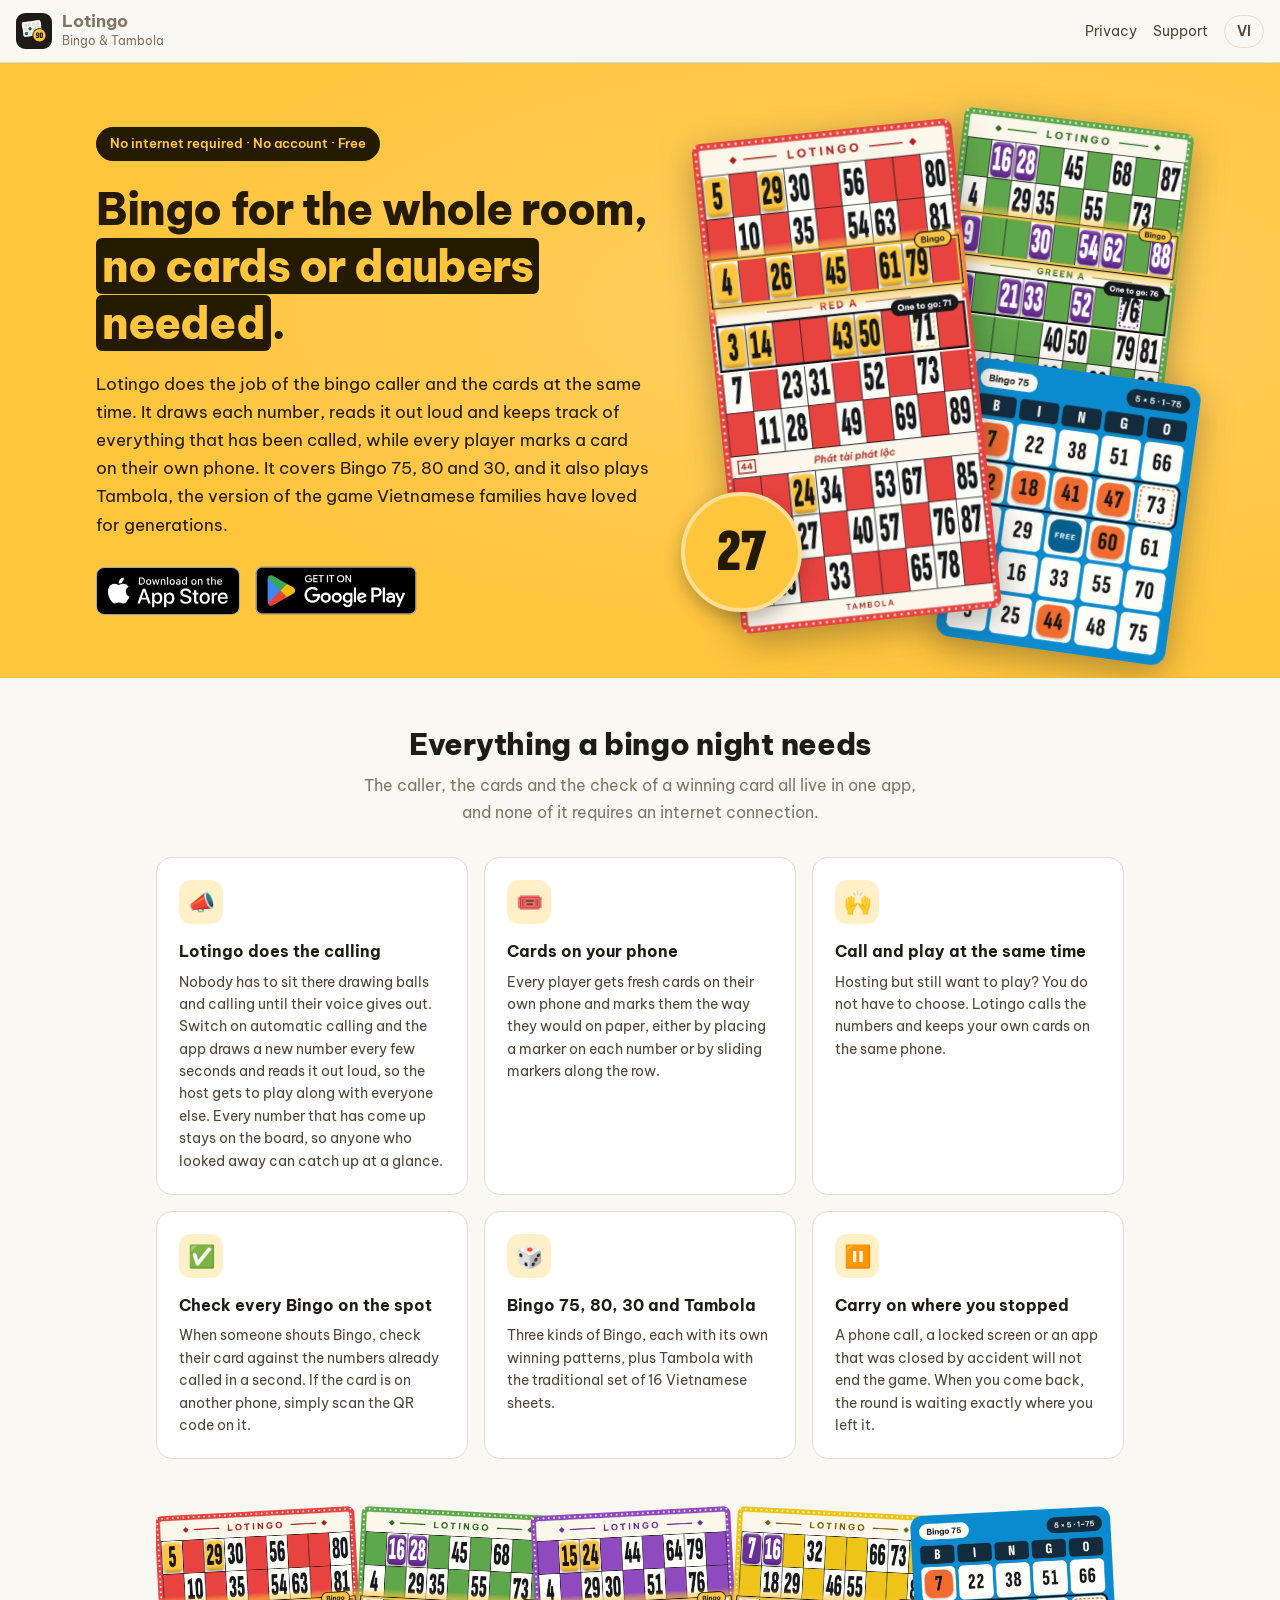
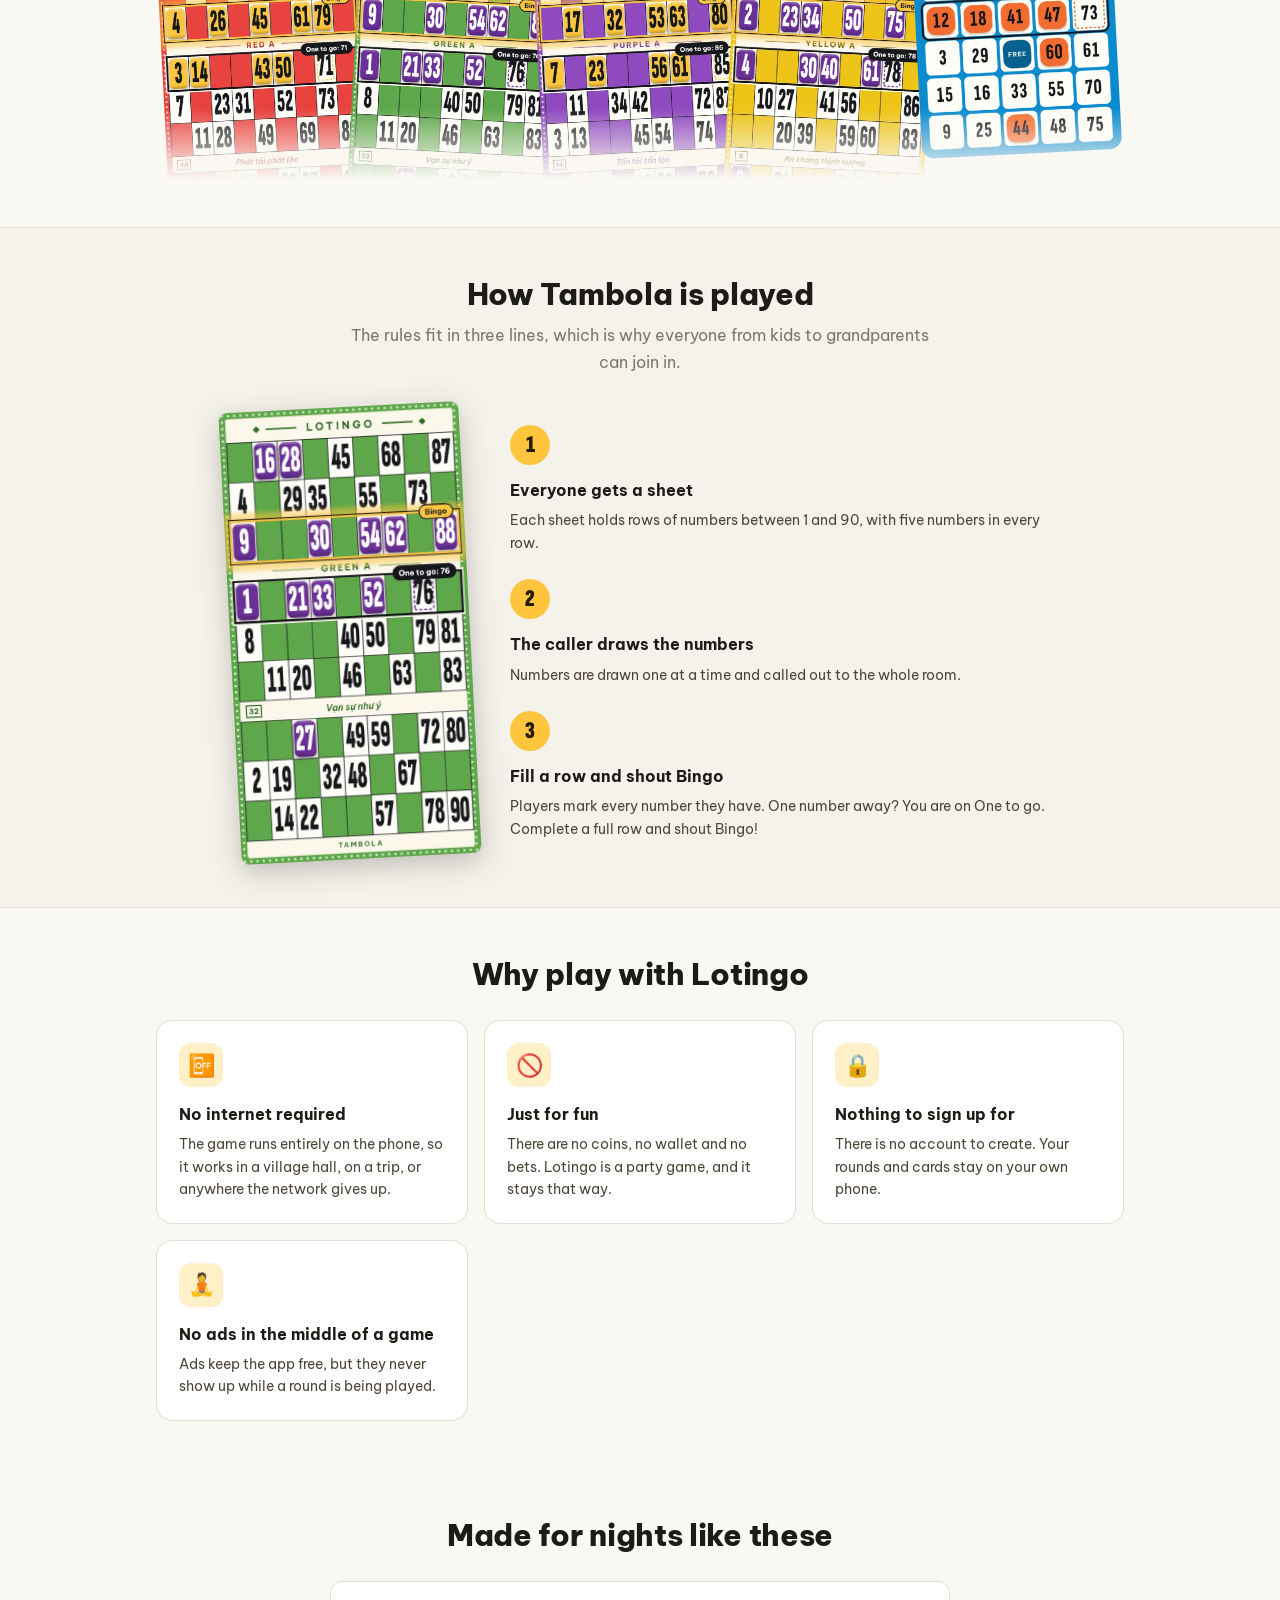
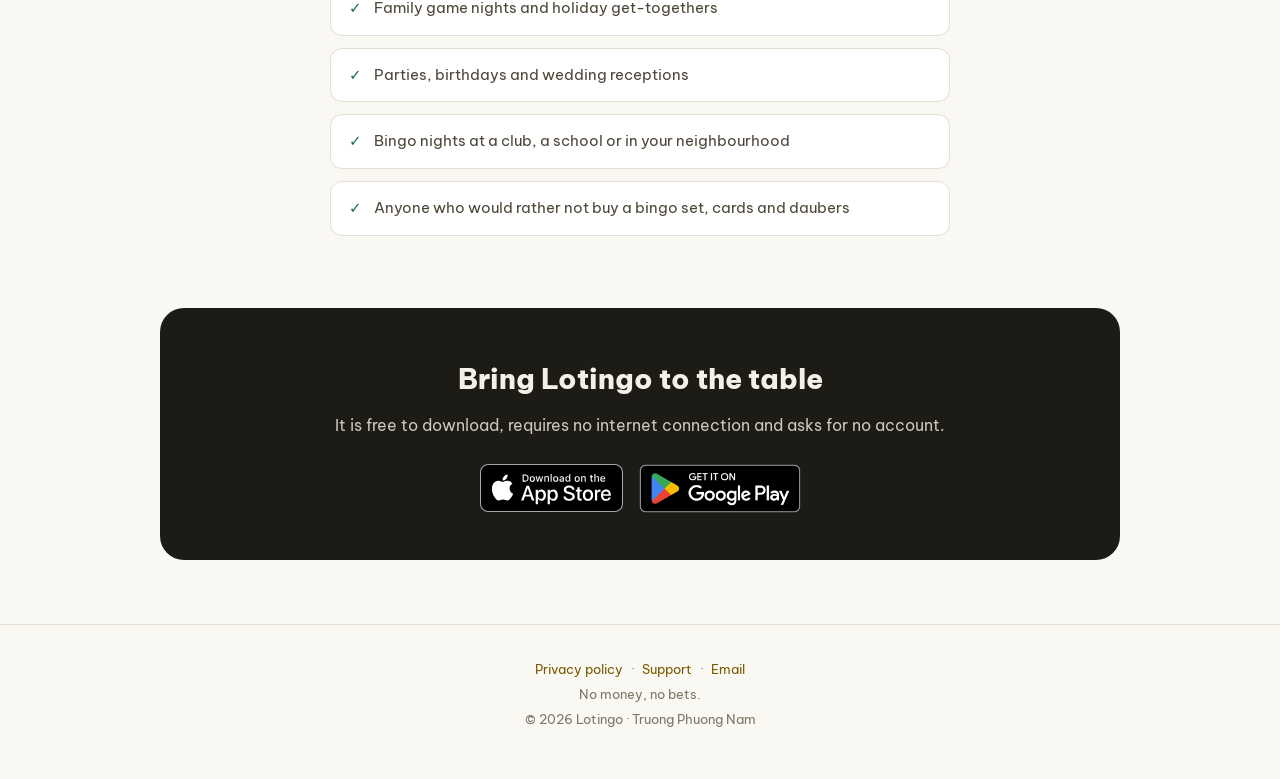
<file: index.html>
<!doctype html>
<html lang="en">
<head>
<meta charset="utf-8">
<meta name="viewport" content="width=device-width, initial-scale=1">
<title>Lotingo · Bingo caller and cards on your phone</title>
<link rel="canonical" href="https://nanoko.app/lotingo/">
<meta name="description" content="Call Bingo 75, 80 and 30 and play on your phone, plus Tambola (Vietnamese bingo). No internet required, no account, and nothing to do with money.">
<meta name="theme-color" content="#faf8f3">
<meta property="og:type" content="website">
<meta property="og:title" content="Lotingo · Bingo caller and cards on your phone">
<meta property="og:description" content="Call Bingo 75, 80 and 30 and play on your phone, plus Tambola (Vietnamese bingo). No internet required, no account, and nothing to do with money.">
<meta property="og:image" content="https://lotingo-app.github.io/og-image.png">
<meta property="og:url" content="https://lotingo-app.github.io/">
<link rel="alternate" hreflang="en" href="https://lotingo-app.github.io/">
<link rel="alternate" hreflang="vi" href="https://lotingo-app.github.io/vi/">
<link rel="icon" type="image/png" href="./app-icon.png">
<link rel="apple-touch-icon" href="./app-icon.png">
<link rel="preconnect" href="https://fonts.googleapis.com">
<link rel="preconnect" href="https://fonts.gstatic.com" crossorigin>
<link rel="stylesheet" href="https://fonts.googleapis.com/css2?family=Be+Vietnam+Pro:wght@400;600;700;800&family=Sofia+Sans+Extra+Condensed:wght@900&display=swap">
<link rel="stylesheet" href="./style.css">
<script>
try {
  var chosen = localStorage.getItem("lotingo-lang");
  var langs = navigator.languages || [navigator.language || ""];
  if (chosen === "vi" || (!chosen && /^vi\b/i.test(langs[0] || ""))) {
    location.replace("/vi" + location.pathname + location.search + location.hash);
  }
} catch (e) {}
</script>
</head>
<body>
<header class="header">
<a class="brand" href="./"><img src="./app-icon.png" alt="" width="36" height="36"><span><strong>Lotingo</strong><span>Bingo &amp; Tambola</span></span></a>
<nav class="nav"><a class="hide-sm" href="./privacy/">Privacy</a><a class="hide-sm" href="./support/">Support</a><a class="lang" href="./vi/" hreflang="vi" lang="vi">VI</a></nav>
</header>
<div class="hero-band"><section class="hero">
<div class="hero-text">
<span class="pill">No internet required · No account · Free</span>
<h1>Bingo for the whole room, <span class="accent">no cards or daubers needed</span>.</h1>
<p class="lead">Lotingo does the job of the bingo caller and the cards at the same time. It draws each number, reads it out loud and keeps track of everything that has been called, while every player marks a card on their own phone. It covers Bingo 75, 80 and 30, and it also plays Tambola, the version of the game Vietnamese families have loved for generations.</p>
<div class="badges">
<a class="badge" href="https://apps.apple.com/app/id6825413220"><img src="./badges/app-store.svg" alt="Download on the App Store" width="144" height="48"></a>
<a class="badge play" href="https://play.google.com/store/apps/details?id=com.lotingo.app"><img src="./badges/google-play.png" alt="Get it on Google Play" width="185" height="71"></a>
</div>
</div>
<div class="hero-art"><img class="a1" src="./art/en/xanhla.webp" alt="" width="640" height="1205"><img class="a2" src="./art/en/bingo.webp" alt="" width="640" height="778"><img class="a3" src="./art/en/do.webp" alt="A Tambola sheet with a row of marked numbers" width="640" height="1205"><span class="token" aria-hidden="true">27</span></div>
</section></div>
<section class="section">
<h2>Everything a bingo night needs</h2>
<p class="sub">The caller, the cards and the check of a winning card all live in one app, and none of it requires an internet connection.</p>
<div class="grid">
<div class="card"><div class="icon">📣</div><h3>Lotingo does the calling</h3><p>Nobody has to sit there drawing balls and calling until their voice gives out. Switch on automatic calling and the app draws a new number every few seconds and reads it out loud, so the host gets to play along with everyone else. Every number that has come up stays on the board, so anyone who looked away can catch up at a glance.</p></div>
<div class="card"><div class="icon">🎟️</div><h3>Cards on your phone</h3><p>Every player gets fresh cards on their own phone and marks them the way they would on paper, either by placing a marker on each number or by sliding markers along the row.</p></div>
<div class="card"><div class="icon">🙌</div><h3>Call and play at the same time</h3><p>Hosting but still want to play? You do not have to choose. Lotingo calls the numbers and keeps your own cards on the same phone.</p></div>
<div class="card"><div class="icon">✅</div><h3>Check every Bingo on the spot</h3><p>When someone shouts Bingo, check their card against the numbers already called in a second. If the card is on another phone, simply scan the QR code on it.</p></div>
<div class="card"><div class="icon">🎲</div><h3>Bingo 75, 80, 30 and Tambola</h3><p>Three kinds of Bingo, each with its own winning patterns, plus Tambola with the traditional set of 16 Vietnamese sheets.</p></div>
<div class="card"><div class="icon">⏸️</div><h3>Carry on where you stopped</h3><p>A phone call, a locked screen or an app that was closed by accident will not end the game. When you come back, the round is waiting exactly where you left it.</p></div>
</div>
<div class="strip" role="img" aria-label="Four traditional Tambola sheets and a Bingo 75 card"><img class="" src="./art/en/do.webp" alt="" width="640" height="1205" loading="lazy"><img class="" src="./art/en/xanhla.webp" alt="" width="640" height="1205" loading="lazy"><img class="" src="./art/en/tim.webp" alt="" width="640" height="1205" loading="lazy"><img class="" src="./art/en/vang.webp" alt="" width="640" height="1205" loading="lazy"><img class="" src="./art/en/bingo.webp" alt="" width="640" height="778" loading="lazy"></div>
</section>
<div class="band"><section class="section">
<h2>How Tambola is played</h2>
<p class="sub">The rules fit in three lines, which is why everyone from kids to grandparents can join in.</p>
<div class="how"><img class="how-art" src="./art/en/xanhla.webp" alt="A Tambola sheet" width="640" height="1205" loading="lazy">
<ol class="steps">
<li><h3>Everyone gets a sheet</h3><p>Each sheet holds rows of numbers between 1 and 90, with five numbers in every row.</p></li>
<li><h3>The caller draws the numbers</h3><p>Numbers are drawn one at a time and called out to the whole room.</p></li>
<li><h3>Fill a row and shout Bingo</h3><p>Players mark every number they have. One number away? You are on One to go. Complete a full row and shout Bingo!</p></li>
</ol>
</div>
</section></div>
<section class="section">
<h2>Why play with Lotingo</h2>
<div class="grid">
<div class="card"><div class="icon">📴</div><h3>No internet required</h3><p>The game runs entirely on the phone, so it works in a village hall, on a trip, or anywhere the network gives up.</p></div>
<div class="card"><div class="icon">🚫</div><h3>Just for fun</h3><p>There are no coins, no wallet and no bets. Lotingo is a party game, and it stays that way.</p></div>
<div class="card"><div class="icon">🔒</div><h3>Nothing to sign up for</h3><p>There is no account to create. Your rounds and cards stay on your own phone.</p></div>
<div class="card"><div class="icon">🧘</div><h3>No ads in the middle of a game</h3><p>Ads keep the app free, but they never show up while a round is being played.</p></div>
</div>
</section>
<section class="section">
<h2>Made for nights like these</h2>
<ul class="checks">
<li>Family game nights and holiday get-togethers</li>
<li>Parties, birthdays and wedding receptions</li>
<li>Bingo nights at a club, a school or in your neighbourhood</li>
<li>Anyone who would rather not buy a bingo set, cards and daubers</li>
</ul>
</section>
<section class="cta">
<h2>Bring Lotingo to the table</h2>
<p>It is free to download, requires no internet connection and asks for no account.</p>
<div class="badges">
<a class="badge" href="https://apps.apple.com/app/id6825413220"><img src="./badges/app-store.svg" alt="Download on the App Store" width="144" height="48"></a>
<a class="badge play" href="https://play.google.com/store/apps/details?id=com.lotingo.app"><img src="./badges/google-play.png" alt="Get it on Google Play" width="185" height="71"></a>
</div>
</section>
<footer class="footer">
<div class="links"><a href="./privacy/">Privacy policy</a>·<a href="./support/">Support</a>·<a href="mailto:phuongnamtruong.it@gmail.com">Email</a></div>
No money, no bets.<br>© 2026 Lotingo · Truong Phuong Nam
</footer>
<script>
document.querySelector(".nav .lang").addEventListener("click", function (e) {
  try { localStorage.setItem("lotingo-lang", e.currentTarget.getAttribute("hreflang")); } catch (err) {}
});
</script>
</body>
</html>
</file>
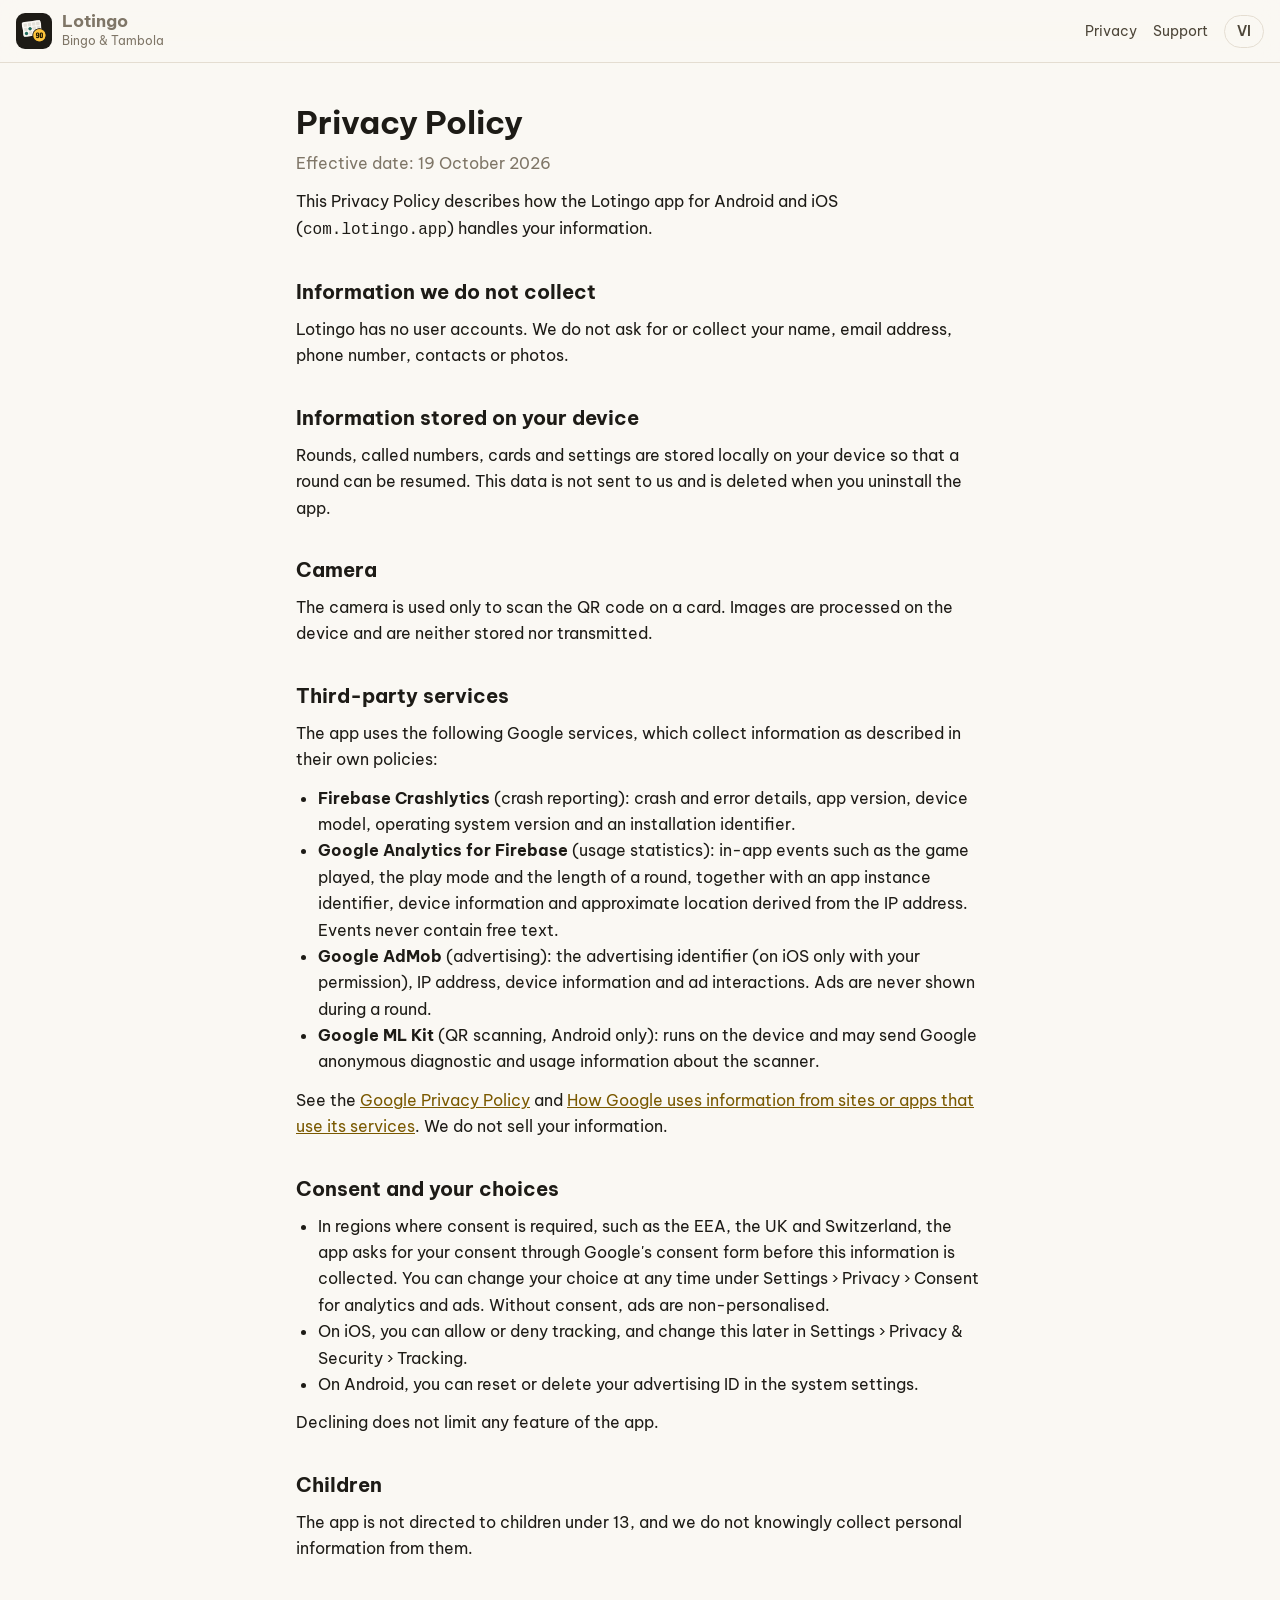
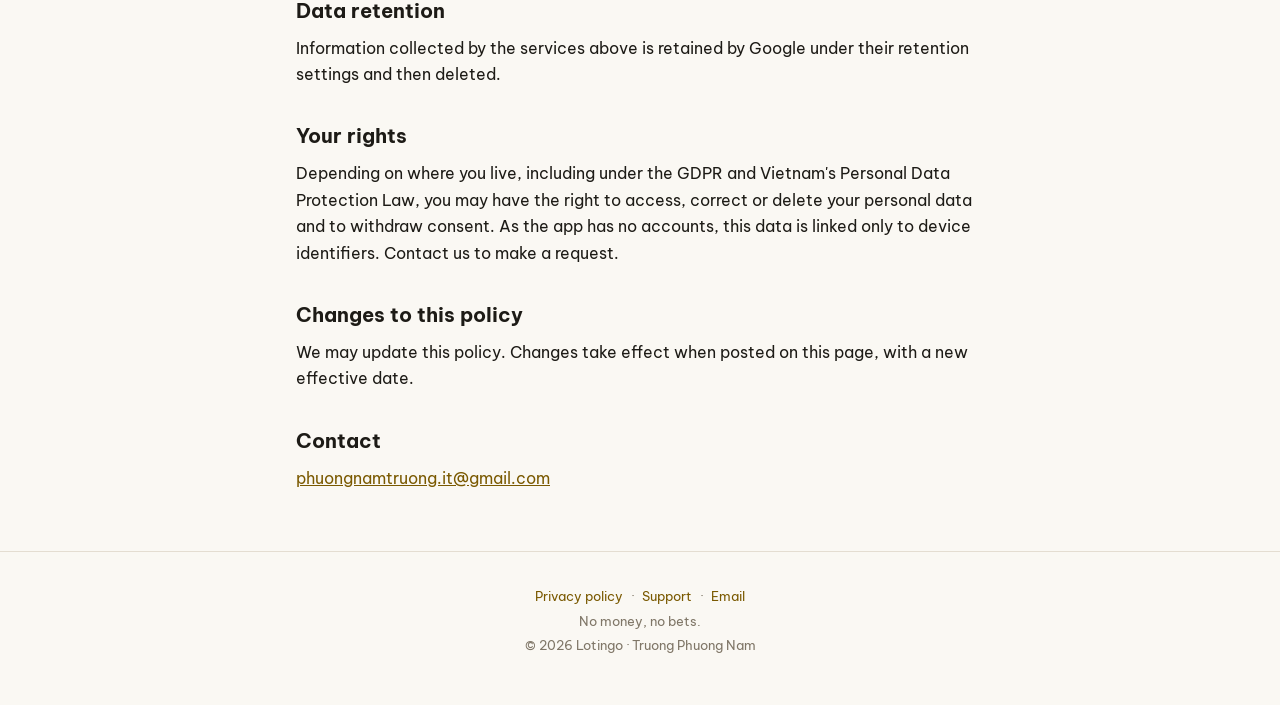
<file: privacy/index.html>
<!doctype html>
<html lang="en">
<head>
<meta charset="utf-8">
<meta name="viewport" content="width=device-width, initial-scale=1">
<title>Privacy policy · Lotingo</title>
<link rel="canonical" href="https://nanoko.app/lotingo/privacy/">
<meta name="description" content="What data Lotingo collects and why.">
<meta name="theme-color" content="#faf8f3">
<meta property="og:type" content="website">
<meta property="og:title" content="Privacy policy · Lotingo">
<meta property="og:description" content="What data Lotingo collects and why.">
<meta property="og:image" content="https://lotingo-app.github.io/og-image.png">
<meta property="og:url" content="https://lotingo-app.github.io/privacy/">
<link rel="alternate" hreflang="en" href="https://lotingo-app.github.io/privacy/">
<link rel="alternate" hreflang="vi" href="https://lotingo-app.github.io/vi/privacy/">
<link rel="icon" type="image/png" href="../app-icon.png">
<link rel="apple-touch-icon" href="../app-icon.png">
<link rel="preconnect" href="https://fonts.googleapis.com">
<link rel="preconnect" href="https://fonts.gstatic.com" crossorigin>
<link rel="stylesheet" href="https://fonts.googleapis.com/css2?family=Be+Vietnam+Pro:wght@400;600;700;800&family=Sofia+Sans+Extra+Condensed:wght@900&display=swap">
<link rel="stylesheet" href="../style.css">
<script>
try {
  var chosen = localStorage.getItem("lotingo-lang");
  var langs = navigator.languages || [navigator.language || ""];
  if (chosen === "vi" || (!chosen && /^vi\b/i.test(langs[0] || ""))) {
    location.replace("/vi" + location.pathname + location.search + location.hash);
  }
} catch (e) {}
</script>
</head>
<body>
<header class="header">
<a class="brand" href="../"><img src="../app-icon.png" alt="" width="36" height="36"><span><strong>Lotingo</strong><span>Bingo &amp; Tambola</span></span></a>
<nav class="nav"><a class="hide-sm" href="../privacy/">Privacy</a><a class="hide-sm" href="../support/">Support</a><a class="lang" href="../vi/privacy/" hreflang="vi" lang="vi">VI</a></nav>
</header>
<main class="page">
<h1>Privacy Policy</h1>
<p class="muted">Effective date: 19 October 2026</p>
<p>This Privacy Policy describes how the Lotingo app for Android and iOS (<code>com.lotingo.app</code>) handles your information.</p>

<h2>Information we do not collect</h2>
<p>Lotingo has no user accounts. We do not ask for or collect your name, email address, phone number, contacts or photos.</p>

<h2>Information stored on your device</h2>
<p>Rounds, called numbers, cards and settings are stored locally on your device so that a round can be resumed. This data is not sent to us and is deleted when you uninstall the app.</p>

<h2>Camera</h2>
<p>The camera is used only to scan the QR code on a card. Images are processed on the device and are neither stored nor transmitted.</p>

<h2>Third-party services</h2>
<p>The app uses the following Google services, which collect information as described in their own policies:</p>
<ul>
<li><strong>Firebase Crashlytics</strong> (crash reporting): crash and error details, app version, device model, operating system version and an installation identifier.</li>
<li><strong>Google Analytics for Firebase</strong> (usage statistics): in-app events such as the game played, the play mode and the length of a round, together with an app instance identifier, device information and approximate location derived from the IP address. Events never contain free text.</li>
<li><strong>Google AdMob</strong> (advertising): the advertising identifier (on iOS only with your permission), IP address, device information and ad interactions. Ads are never shown during a round.</li>
<li><strong>Google ML Kit</strong> (QR scanning, Android only): runs on the device and may send Google anonymous diagnostic and usage information about the scanner.</li>
</ul>
<p>See the <a href="https://policies.google.com/privacy">Google Privacy Policy</a> and <a href="https://policies.google.com/technologies/partner-sites">How Google uses information from sites or apps that use its services</a>. We do not sell your information.</p>

<h2>Consent and your choices</h2>
<ul>
<li>In regions where consent is required, such as the EEA, the UK and Switzerland, the app asks for your consent through Google's consent form before this information is collected. You can change your choice at any time under Settings &rsaquo; Privacy &rsaquo; Consent for analytics and ads. Without consent, ads are non-personalised.</li>
<li>On iOS, you can allow or deny tracking, and change this later in Settings &rsaquo; Privacy &amp; Security &rsaquo; Tracking.</li>
<li>On Android, you can reset or delete your advertising ID in the system settings.</li>
</ul>
<p>Declining does not limit any feature of the app.</p>

<h2>Children</h2>
<p>The app is not directed to children under 13, and we do not knowingly collect personal information from them.</p>

<h2>Data retention</h2>
<p>Information collected by the services above is retained by Google under their retention settings and then deleted.</p>

<h2>Your rights</h2>
<p>Depending on where you live, including under the GDPR and Vietnam's Personal Data Protection Law, you may have the right to access, correct or delete your personal data and to withdraw consent. As the app has no accounts, this data is linked only to device identifiers. Contact us to make a request.</p>

<h2>Changes to this policy</h2>
<p>We may update this policy. Changes take effect when posted on this page, with a new effective date.</p>

<h2>Contact</h2>
<p><a href="mailto:phuongnamtruong.it@gmail.com">phuongnamtruong.it@gmail.com</a></p>
</main>
<footer class="footer">
<div class="links"><a href="../privacy/">Privacy policy</a>·<a href="../support/">Support</a>·<a href="mailto:phuongnamtruong.it@gmail.com">Email</a></div>
No money, no bets.<br>© 2026 Lotingo · Truong Phuong Nam
</footer>
<script>
document.querySelector(".nav .lang").addEventListener("click", function (e) {
  try { localStorage.setItem("lotingo-lang", e.currentTarget.getAttribute("hreflang")); } catch (err) {}
});
</script>
</body>
</html>
</file>
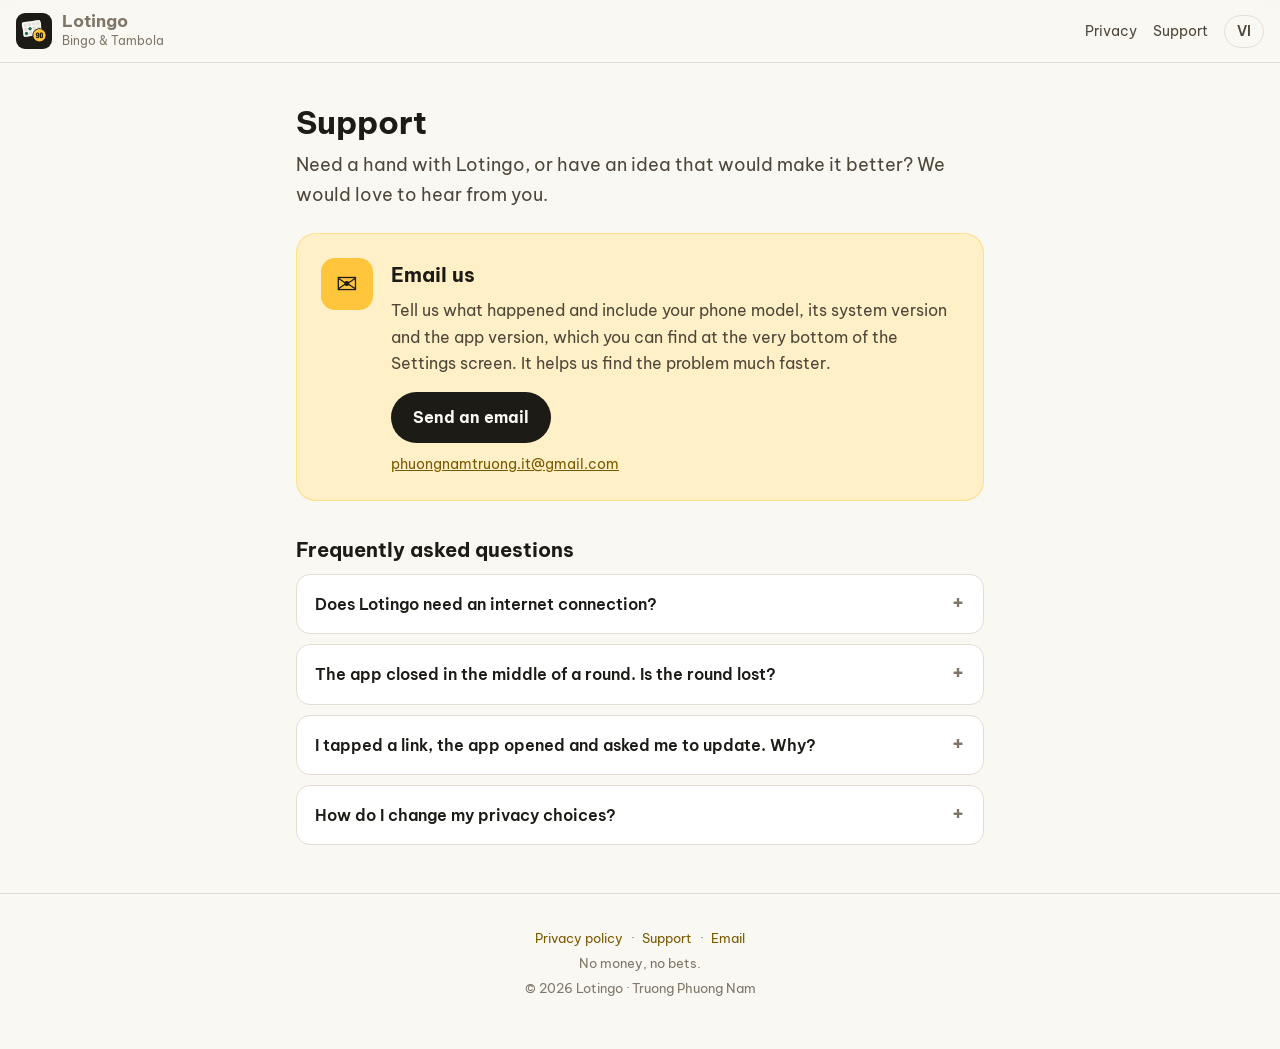
<file: support/index.html>
<!doctype html>
<html lang="en">
<head>
<meta charset="utf-8">
<meta name="viewport" content="width=device-width, initial-scale=1">
<title>Support · Lotingo</title>
<link rel="canonical" href="https://nanoko.app/lotingo/support/">
<meta name="description" content="Help with Lotingo.">
<meta name="theme-color" content="#faf8f3">
<meta property="og:type" content="website">
<meta property="og:title" content="Support · Lotingo">
<meta property="og:description" content="Help with Lotingo.">
<meta property="og:image" content="https://lotingo-app.github.io/og-image.png">
<meta property="og:url" content="https://lotingo-app.github.io/support/">
<link rel="alternate" hreflang="en" href="https://lotingo-app.github.io/support/">
<link rel="alternate" hreflang="vi" href="https://lotingo-app.github.io/vi/support/">
<link rel="icon" type="image/png" href="../app-icon.png">
<link rel="apple-touch-icon" href="../app-icon.png">
<link rel="preconnect" href="https://fonts.googleapis.com">
<link rel="preconnect" href="https://fonts.gstatic.com" crossorigin>
<link rel="stylesheet" href="https://fonts.googleapis.com/css2?family=Be+Vietnam+Pro:wght@400;600;700;800&family=Sofia+Sans+Extra+Condensed:wght@900&display=swap">
<link rel="stylesheet" href="../style.css">
<script>
try {
  var chosen = localStorage.getItem("lotingo-lang");
  var langs = navigator.languages || [navigator.language || ""];
  if (chosen === "vi" || (!chosen && /^vi\b/i.test(langs[0] || ""))) {
    location.replace("/vi" + location.pathname + location.search + location.hash);
  }
} catch (e) {}
</script>
</head>
<body>
<header class="header">
<a class="brand" href="../"><img src="../app-icon.png" alt="" width="36" height="36"><span><strong>Lotingo</strong><span>Bingo &amp; Tambola</span></span></a>
<nav class="nav"><a class="hide-sm" href="../privacy/">Privacy</a><a class="hide-sm" href="../support/">Support</a><a class="lang" href="../vi/support/" hreflang="vi" lang="vi">VI</a></nav>
</header>
<main class="page">
<h1>Support</h1>
<p class="intro">Need a hand with Lotingo, or have an idea that would make it better? We would love to hear from you.</p>
<div class="contact">
<div class="contact-icon" aria-hidden="true">✉️</div>
<div class="contact-text">
<h2>Email us</h2>
<p>Tell us what happened and include your phone model, its system version and the app version, which you can find at the very bottom of the Settings screen. It helps us find the problem much faster.</p>
<a class="button" href="mailto:phuongnamtruong.it@gmail.com?subject=Lotingo">Send an email</a>
<p class="contact-mail"><a href="mailto:phuongnamtruong.it@gmail.com">phuongnamtruong.it@gmail.com</a></p>
</div>
</div>
<h2>Frequently asked questions</h2>
<div class="faqs">
<details class="faq">
<summary>Does Lotingo need an internet connection?</summary>
<p>No. Lotingo requires no internet connection, and everything from calling the numbers to checking a Bingo runs on the phone itself. The app only goes online to load ads and to send crash reports and usage statistics, and it simply skips those when there is no connection.</p>
</details>
<details class="faq">
<summary>The app closed in the middle of a round. Is the round lost?</summary>
<p>No. Open Lotingo again and the round carries on from exactly where it stopped, with every number that was already drawn.</p>
</details>
<details class="faq">
<summary>I tapped a link, the app opened and asked me to update. Why?</summary>
<p>That link was made for a newer version of Lotingo than the one on your phone. Update the app from Google Play or the App Store, then tap the link again.</p>
</details>
<details class="faq">
<summary>How do I change my privacy choices?</summary>
<p>The <a href="../privacy/">Privacy Policy</a> explains what the app collects and where you can change each choice.</p>
</details>
</div>
</main>
<footer class="footer">
<div class="links"><a href="../privacy/">Privacy policy</a>·<a href="../support/">Support</a>·<a href="mailto:phuongnamtruong.it@gmail.com">Email</a></div>
No money, no bets.<br>© 2026 Lotingo · Truong Phuong Nam
</footer>
<script>
document.querySelector(".nav .lang").addEventListener("click", function (e) {
  try { localStorage.setItem("lotingo-lang", e.currentTarget.getAttribute("hreflang")); } catch (err) {}
});
</script>
</body>
</html>
</file>
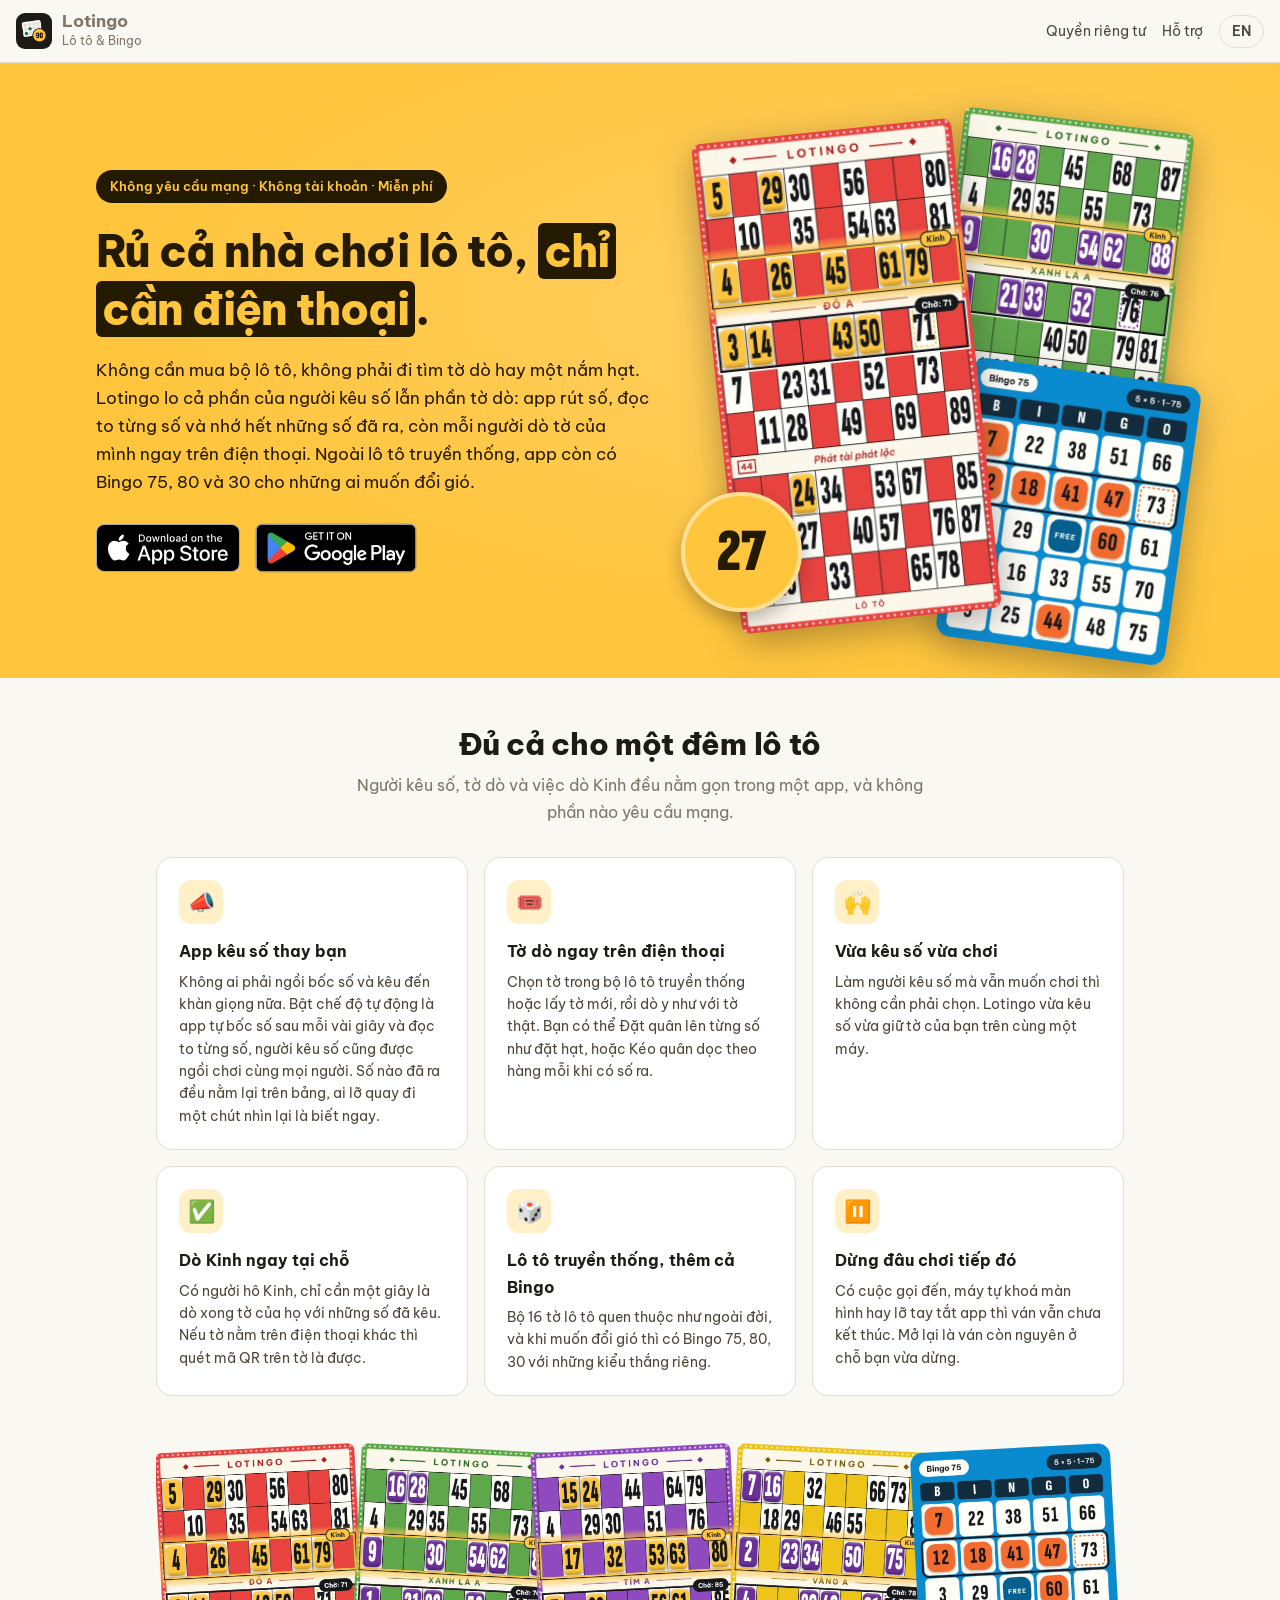
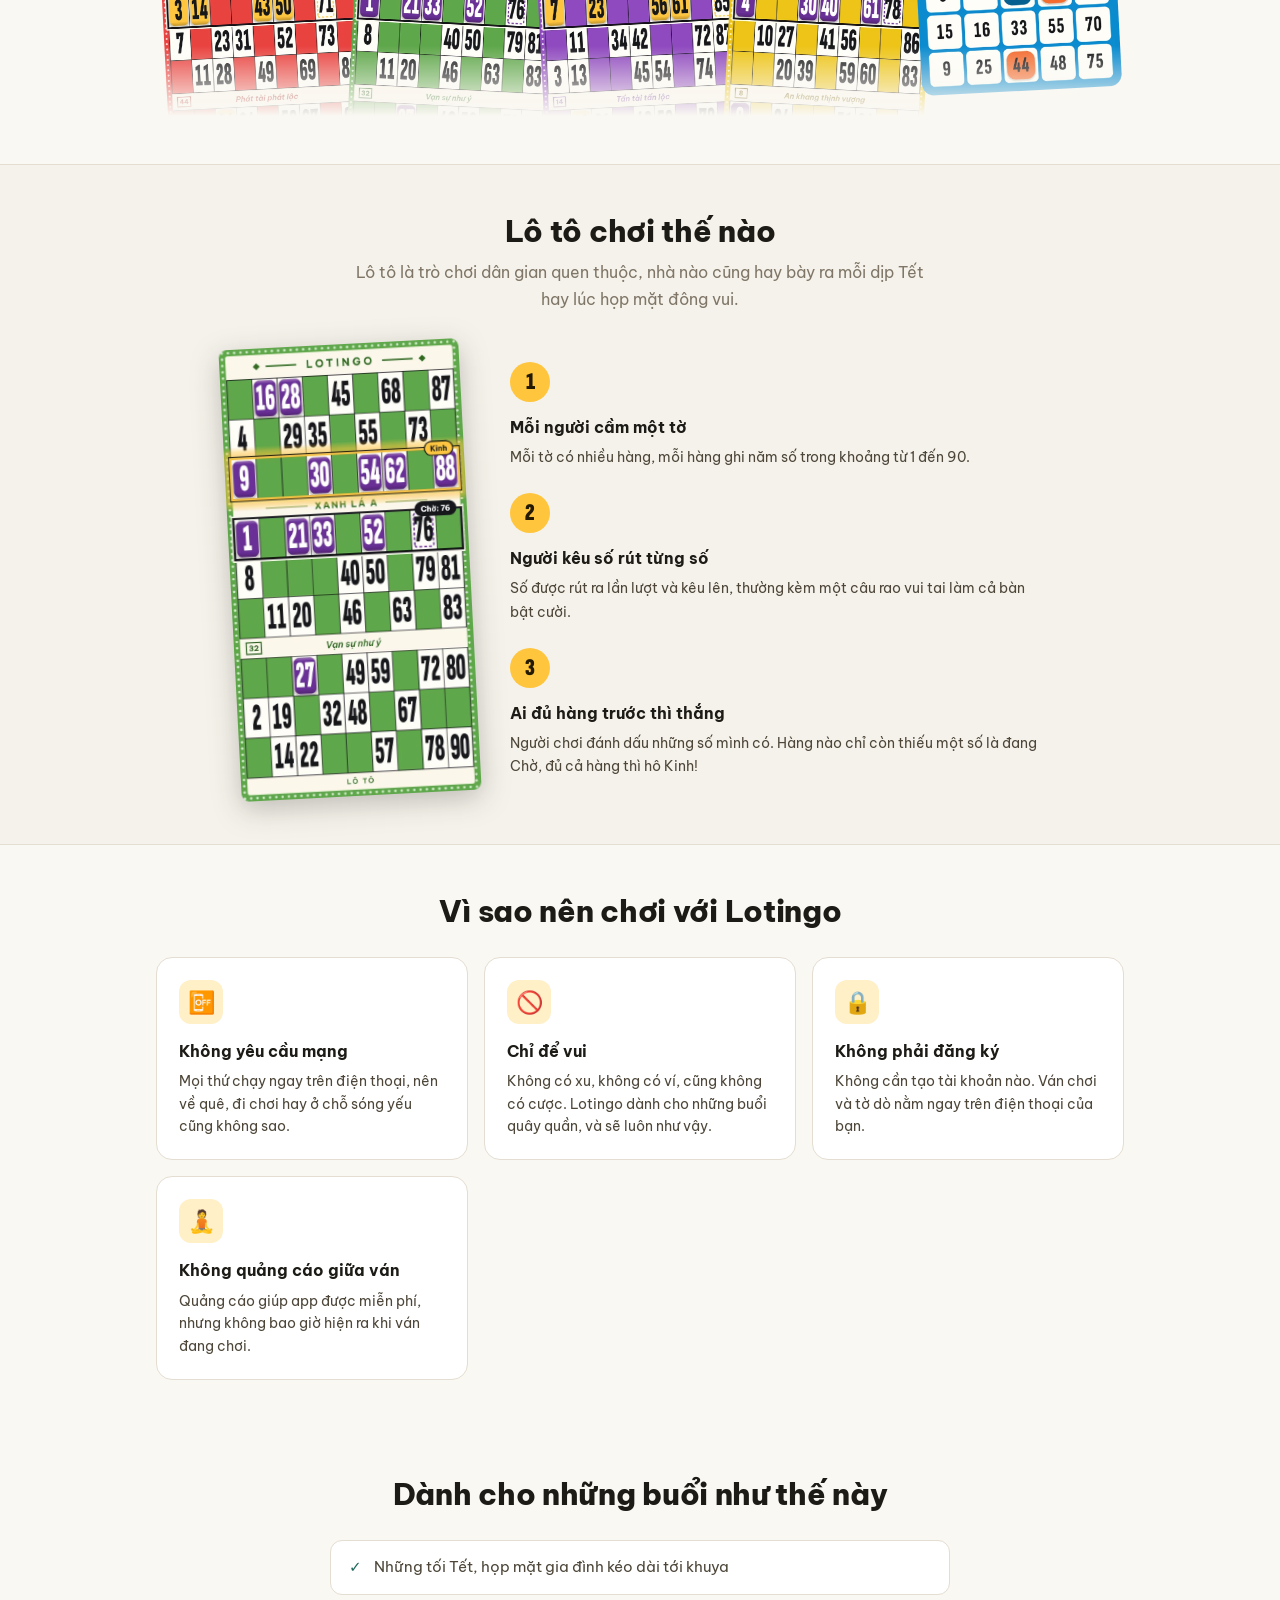
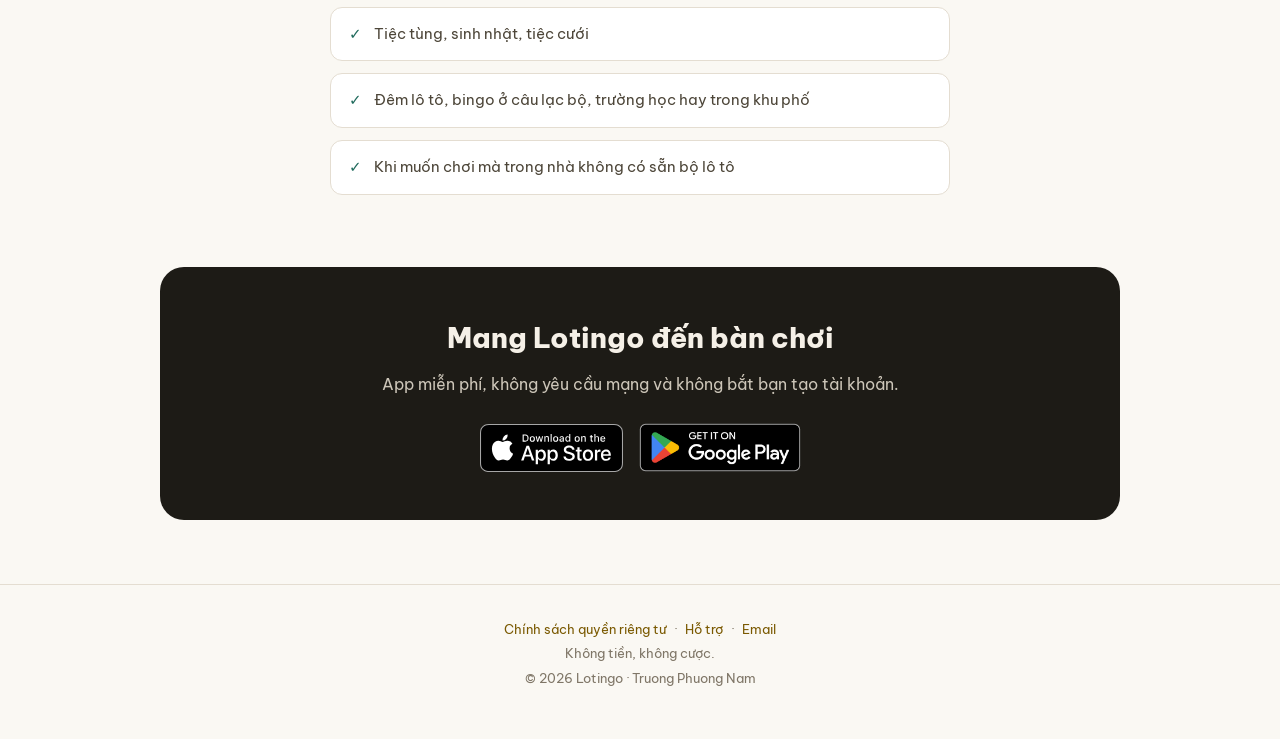
<file: vi/index.html>
<!doctype html>
<html lang="vi">
<head>
<meta charset="utf-8">
<meta name="viewport" content="width=device-width, initial-scale=1">
<title>Lotingo · Kêu số và chơi lô tô trên điện thoại</title>
<link rel="canonical" href="https://nanoko.app/lotingo/vi/">
<meta name="description" content="Kêu số và chơi lô tô ngay trên điện thoại, có cả Bingo 75, 80, 30. Không yêu cầu mạng, không cần tài khoản và không dính dáng gì đến tiền bạc.">
<meta name="theme-color" content="#faf8f3">
<meta property="og:type" content="website">
<meta property="og:title" content="Lotingo · Kêu số và chơi lô tô trên điện thoại">
<meta property="og:description" content="Kêu số và chơi lô tô ngay trên điện thoại, có cả Bingo 75, 80, 30. Không yêu cầu mạng, không cần tài khoản và không dính dáng gì đến tiền bạc.">
<meta property="og:image" content="https://lotingo-app.github.io/og-image.png">
<meta property="og:url" content="https://lotingo-app.github.io/vi/">
<link rel="alternate" hreflang="en" href="https://lotingo-app.github.io/">
<link rel="alternate" hreflang="vi" href="https://lotingo-app.github.io/vi/">
<link rel="icon" type="image/png" href="../app-icon.png">
<link rel="apple-touch-icon" href="../app-icon.png">
<link rel="preconnect" href="https://fonts.googleapis.com">
<link rel="preconnect" href="https://fonts.gstatic.com" crossorigin>
<link rel="stylesheet" href="https://fonts.googleapis.com/css2?family=Be+Vietnam+Pro:wght@400;600;700;800&family=Sofia+Sans+Extra+Condensed:wght@900&display=swap">
<link rel="stylesheet" href="../style.css">
</head>
<body>
<header class="header">
<a class="brand" href="../vi/"><img src="../app-icon.png" alt="" width="36" height="36"><span><strong>Lotingo</strong><span>Lô tô &amp; Bingo</span></span></a>
<nav class="nav"><a class="hide-sm" href="../vi/privacy/">Quyền riêng tư</a><a class="hide-sm" href="../vi/support/">Hỗ trợ</a><a class="lang" href="../" hreflang="en" lang="en">EN</a></nav>
</header>
<div class="hero-band"><section class="hero">
<div class="hero-text">
<span class="pill">Không yêu cầu mạng · Không tài khoản · Miễn phí</span>
<h1>Rủ cả nhà chơi lô tô, <span class="accent">chỉ cần điện thoại</span>.</h1>
<p class="lead">Không cần mua bộ lô tô, không phải đi tìm tờ dò hay một nắm hạt. Lotingo lo cả phần của người kêu số lẫn phần tờ dò: app rút số, đọc to từng số và nhớ hết những số đã ra, còn mỗi người dò tờ của mình ngay trên điện thoại. Ngoài lô tô truyền thống, app còn có Bingo 75, 80 và 30 cho những ai muốn đổi gió.</p>
<div class="badges">
<a class="badge" href="https://apps.apple.com/app/id6825413220"><img src="../badges/app-store.svg" alt="Tải về trên App Store" width="144" height="48"></a>
<a class="badge play" href="https://play.google.com/store/apps/details?id=com.lotingo.app"><img src="../badges/google-play.png" alt="Tải về trên Google Play" width="185" height="71"></a>
</div>
</div>
<div class="hero-art"><img class="a1" src="../art/vi/xanhla.webp" alt="" width="640" height="1205"><img class="a2" src="../art/vi/bingo.webp" alt="" width="640" height="778"><img class="a3" src="../art/vi/do.webp" alt="Tờ lô tô có một hàng số đã đặt" width="640" height="1205"><span class="token" aria-hidden="true">27</span></div>
</section></div>
<section class="section">
<h2>Đủ cả cho một đêm lô tô</h2>
<p class="sub">Người kêu số, tờ dò và việc dò Kinh đều nằm gọn trong một app, và không phần nào yêu cầu mạng.</p>
<div class="grid">
<div class="card"><div class="icon">📣</div><h3>App kêu số thay bạn</h3><p>Không ai phải ngồi bốc số và kêu đến khàn giọng nữa. Bật chế độ tự động là app tự bốc số sau mỗi vài giây và đọc to từng số, người kêu số cũng được ngồi chơi cùng mọi người. Số nào đã ra đều nằm lại trên bảng, ai lỡ quay đi một chút nhìn lại là biết ngay.</p></div>
<div class="card"><div class="icon">🎟️</div><h3>Tờ dò ngay trên điện thoại</h3><p>Chọn tờ trong bộ lô tô truyền thống hoặc lấy tờ mới, rồi dò y như với tờ thật. Bạn có thể Đặt quân lên từng số như đặt hạt, hoặc Kéo quân dọc theo hàng mỗi khi có số ra.</p></div>
<div class="card"><div class="icon">🙌</div><h3>Vừa kêu số vừa chơi</h3><p>Làm người kêu số mà vẫn muốn chơi thì không cần phải chọn. Lotingo vừa kêu số vừa giữ tờ của bạn trên cùng một máy.</p></div>
<div class="card"><div class="icon">✅</div><h3>Dò Kinh ngay tại chỗ</h3><p>Có người hô Kinh, chỉ cần một giây là dò xong tờ của họ với những số đã kêu. Nếu tờ nằm trên điện thoại khác thì quét mã QR trên tờ là được.</p></div>
<div class="card"><div class="icon">🎲</div><h3>Lô tô truyền thống, thêm cả Bingo</h3><p>Bộ 16 tờ lô tô quen thuộc như ngoài đời, và khi muốn đổi gió thì có Bingo 75, 80, 30 với những kiểu thắng riêng.</p></div>
<div class="card"><div class="icon">⏸️</div><h3>Dừng đâu chơi tiếp đó</h3><p>Có cuộc gọi đến, máy tự khoá màn hình hay lỡ tay tắt app thì ván vẫn chưa kết thúc. Mở lại là ván còn nguyên ở chỗ bạn vừa dừng.</p></div>
</div>
<div class="strip" role="img" aria-label="Bốn tờ lô tô truyền thống và một thẻ Bingo 75"><img class="" src="../art/vi/do.webp" alt="" width="640" height="1205" loading="lazy"><img class="" src="../art/vi/xanhla.webp" alt="" width="640" height="1205" loading="lazy"><img class="" src="../art/vi/tim.webp" alt="" width="640" height="1205" loading="lazy"><img class="" src="../art/vi/vang.webp" alt="" width="640" height="1205" loading="lazy"><img class="" src="../art/vi/bingo.webp" alt="" width="640" height="778" loading="lazy"></div>
</section>
<div class="band"><section class="section">
<h2>Lô tô chơi thế nào</h2>
<p class="sub">Lô tô là trò chơi dân gian quen thuộc, nhà nào cũng hay bày ra mỗi dịp Tết hay lúc họp mặt đông vui.</p>
<div class="how"><img class="how-art" src="../art/vi/xanhla.webp" alt="Một tờ lô tô" width="640" height="1205" loading="lazy">
<ol class="steps">
<li><h3>Mỗi người cầm một tờ</h3><p>Mỗi tờ có nhiều hàng, mỗi hàng ghi năm số trong khoảng từ 1 đến 90.</p></li>
<li><h3>Người kêu số rút từng số</h3><p>Số được rút ra lần lượt và kêu lên, thường kèm một câu rao vui tai làm cả bàn bật cười.</p></li>
<li><h3>Ai đủ hàng trước thì thắng</h3><p>Người chơi đánh dấu những số mình có. Hàng nào chỉ còn thiếu một số là đang Chờ, đủ cả hàng thì hô Kinh!</p></li>
</ol>
</div>
</section></div>
<section class="section">
<h2>Vì sao nên chơi với Lotingo</h2>
<div class="grid">
<div class="card"><div class="icon">📴</div><h3>Không yêu cầu mạng</h3><p>Mọi thứ chạy ngay trên điện thoại, nên về quê, đi chơi hay ở chỗ sóng yếu cũng không sao.</p></div>
<div class="card"><div class="icon">🚫</div><h3>Chỉ để vui</h3><p>Không có xu, không có ví, cũng không có cược. Lotingo dành cho những buổi quây quần, và sẽ luôn như vậy.</p></div>
<div class="card"><div class="icon">🔒</div><h3>Không phải đăng ký</h3><p>Không cần tạo tài khoản nào. Ván chơi và tờ dò nằm ngay trên điện thoại của bạn.</p></div>
<div class="card"><div class="icon">🧘</div><h3>Không quảng cáo giữa ván</h3><p>Quảng cáo giúp app được miễn phí, nhưng không bao giờ hiện ra khi ván đang chơi.</p></div>
</div>
</section>
<section class="section">
<h2>Dành cho những buổi như thế này</h2>
<ul class="checks">
<li>Những tối Tết, họp mặt gia đình kéo dài tới khuya</li>
<li>Tiệc tùng, sinh nhật, tiệc cưới</li>
<li>Đêm lô tô, bingo ở câu lạc bộ, trường học hay trong khu phố</li>
<li>Khi muốn chơi mà trong nhà không có sẵn bộ lô tô</li>
</ul>
</section>
<section class="cta">
<h2>Mang Lotingo đến bàn chơi</h2>
<p>App miễn phí, không yêu cầu mạng và không bắt bạn tạo tài khoản.</p>
<div class="badges">
<a class="badge" href="https://apps.apple.com/app/id6825413220"><img src="../badges/app-store.svg" alt="Tải về trên App Store" width="144" height="48"></a>
<a class="badge play" href="https://play.google.com/store/apps/details?id=com.lotingo.app"><img src="../badges/google-play.png" alt="Tải về trên Google Play" width="185" height="71"></a>
</div>
</section>
<footer class="footer">
<div class="links"><a href="../vi/privacy/">Chính sách quyền riêng tư</a>·<a href="../vi/support/">Hỗ trợ</a>·<a href="mailto:phuongnamtruong.it@gmail.com">Email</a></div>
Không tiền, không cược.<br>© 2026 Lotingo · Truong Phuong Nam
</footer>
<script>
document.querySelector(".nav .lang").addEventListener("click", function (e) {
  try { localStorage.setItem("lotingo-lang", e.currentTarget.getAttribute("hreflang")); } catch (err) {}
});
</script>
</body>
</html>
</file>
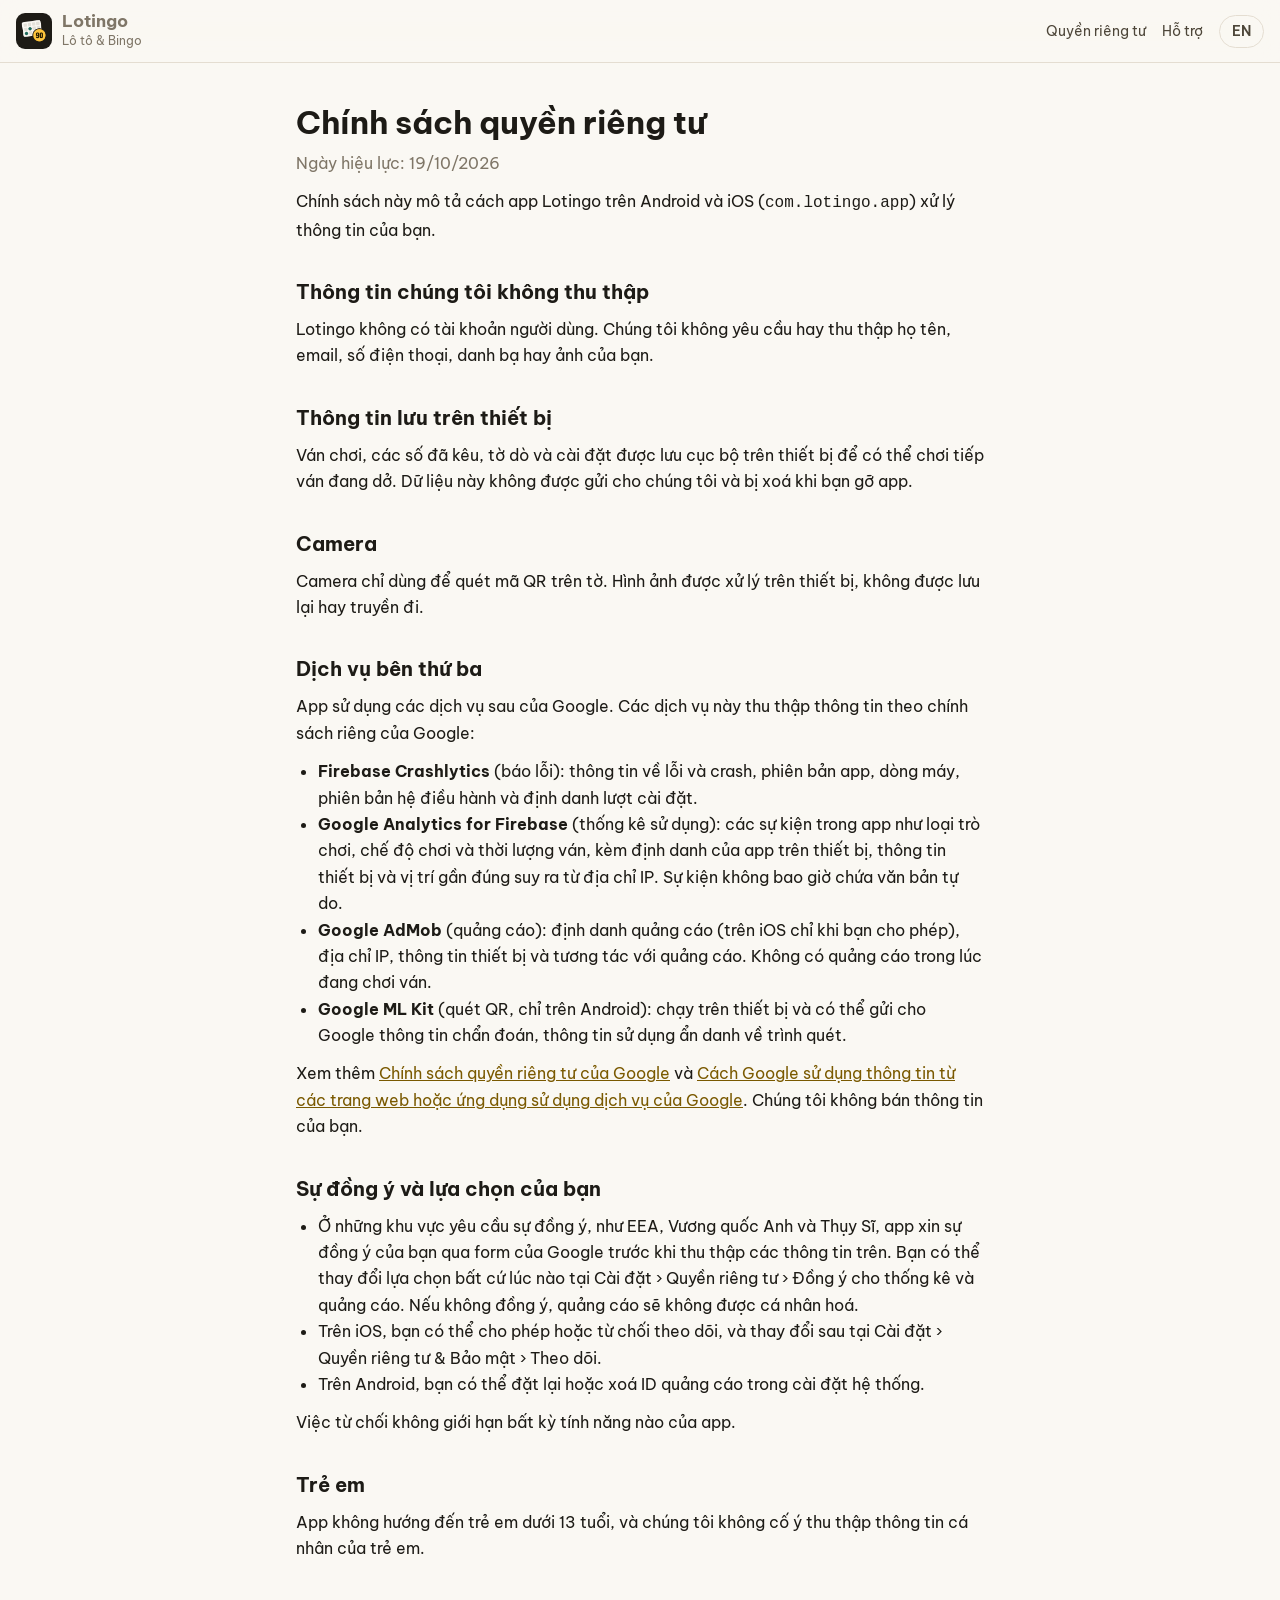
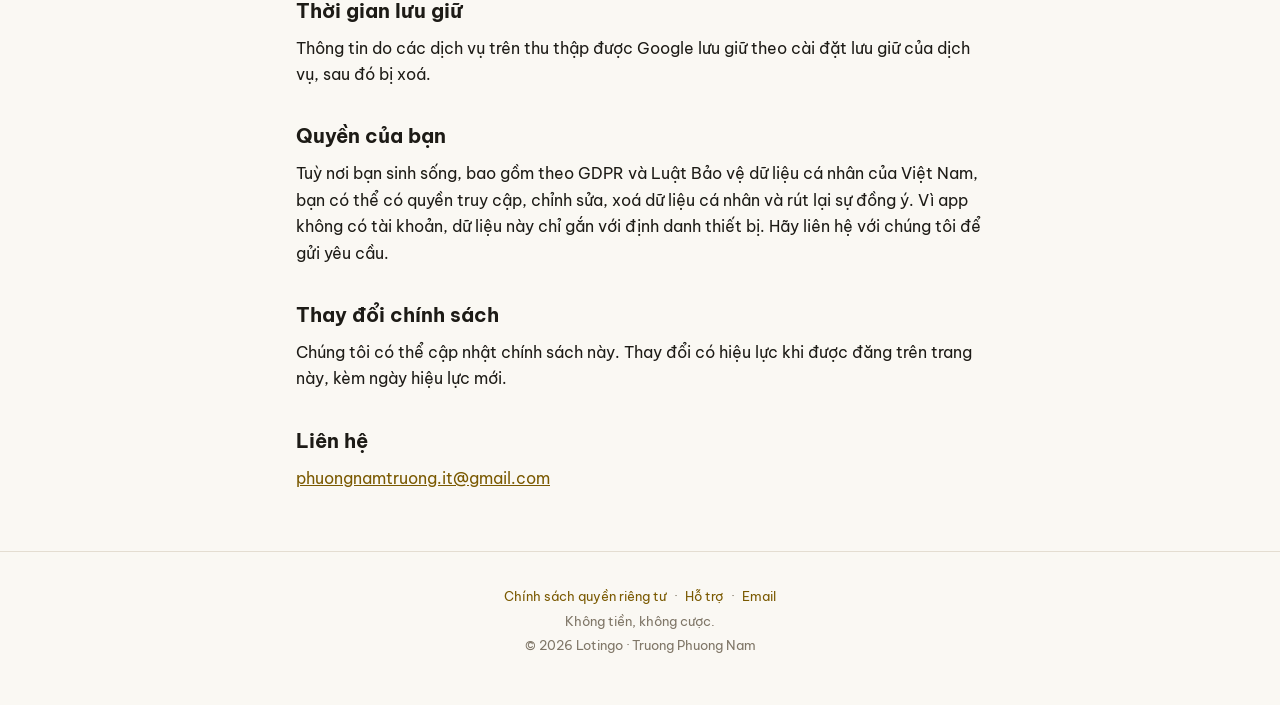
<file: vi/privacy/index.html>
<!doctype html>
<html lang="vi">
<head>
<meta charset="utf-8">
<meta name="viewport" content="width=device-width, initial-scale=1">
<title>Chính sách quyền riêng tư · Lotingo</title>
<link rel="canonical" href="https://nanoko.app/lotingo/vi/privacy/">
<meta name="description" content="Lotingo thu thập dữ liệu gì và vì sao.">
<meta name="theme-color" content="#faf8f3">
<meta property="og:type" content="website">
<meta property="og:title" content="Chính sách quyền riêng tư · Lotingo">
<meta property="og:description" content="Lotingo thu thập dữ liệu gì và vì sao.">
<meta property="og:image" content="https://lotingo-app.github.io/og-image.png">
<meta property="og:url" content="https://lotingo-app.github.io/vi/privacy/">
<link rel="alternate" hreflang="en" href="https://lotingo-app.github.io/privacy/">
<link rel="alternate" hreflang="vi" href="https://lotingo-app.github.io/vi/privacy/">
<link rel="icon" type="image/png" href="../../app-icon.png">
<link rel="apple-touch-icon" href="../../app-icon.png">
<link rel="preconnect" href="https://fonts.googleapis.com">
<link rel="preconnect" href="https://fonts.gstatic.com" crossorigin>
<link rel="stylesheet" href="https://fonts.googleapis.com/css2?family=Be+Vietnam+Pro:wght@400;600;700;800&family=Sofia+Sans+Extra+Condensed:wght@900&display=swap">
<link rel="stylesheet" href="../../style.css">
</head>
<body>
<header class="header">
<a class="brand" href="../../vi/"><img src="../../app-icon.png" alt="" width="36" height="36"><span><strong>Lotingo</strong><span>Lô tô &amp; Bingo</span></span></a>
<nav class="nav"><a class="hide-sm" href="../../vi/privacy/">Quyền riêng tư</a><a class="hide-sm" href="../../vi/support/">Hỗ trợ</a><a class="lang" href="../../privacy/" hreflang="en" lang="en">EN</a></nav>
</header>
<main class="page">
<h1>Chính sách quyền riêng tư</h1>
<p class="muted">Ngày hiệu lực: 19/10/2026</p>
<p>Chính sách này mô tả cách app Lotingo trên Android và iOS (<code>com.lotingo.app</code>) xử lý thông tin của bạn.</p>

<h2>Thông tin chúng tôi không thu thập</h2>
<p>Lotingo không có tài khoản người dùng. Chúng tôi không yêu cầu hay thu thập họ tên, email, số điện thoại, danh bạ hay ảnh của bạn.</p>

<h2>Thông tin lưu trên thiết bị</h2>
<p>Ván chơi, các số đã kêu, tờ dò và cài đặt được lưu cục bộ trên thiết bị để có thể chơi tiếp ván đang dở. Dữ liệu này không được gửi cho chúng tôi và bị xoá khi bạn gỡ app.</p>

<h2>Camera</h2>
<p>Camera chỉ dùng để quét mã QR trên tờ. Hình ảnh được xử lý trên thiết bị, không được lưu lại hay truyền đi.</p>

<h2>Dịch vụ bên thứ ba</h2>
<p>App sử dụng các dịch vụ sau của Google. Các dịch vụ này thu thập thông tin theo chính sách riêng của Google:</p>
<ul>
<li><strong>Firebase Crashlytics</strong> (báo lỗi): thông tin về lỗi và crash, phiên bản app, dòng máy, phiên bản hệ điều hành và định danh lượt cài đặt.</li>
<li><strong>Google Analytics for Firebase</strong> (thống kê sử dụng): các sự kiện trong app như loại trò chơi, chế độ chơi và thời lượng ván, kèm định danh của app trên thiết bị, thông tin thiết bị và vị trí gần đúng suy ra từ địa chỉ IP. Sự kiện không bao giờ chứa văn bản tự do.</li>
<li><strong>Google AdMob</strong> (quảng cáo): định danh quảng cáo (trên iOS chỉ khi bạn cho phép), địa chỉ IP, thông tin thiết bị và tương tác với quảng cáo. Không có quảng cáo trong lúc đang chơi ván.</li>
<li><strong>Google ML Kit</strong> (quét QR, chỉ trên Android): chạy trên thiết bị và có thể gửi cho Google thông tin chẩn đoán, thông tin sử dụng ẩn danh về trình quét.</li>
</ul>
<p>Xem thêm <a href="https://policies.google.com/privacy?hl=vi">Chính sách quyền riêng tư của Google</a> và <a href="https://policies.google.com/technologies/partner-sites?hl=vi">Cách Google sử dụng thông tin từ các trang web hoặc ứng dụng sử dụng dịch vụ của Google</a>. Chúng tôi không bán thông tin của bạn.</p>

<h2>Sự đồng ý và lựa chọn của bạn</h2>
<ul>
<li>Ở những khu vực yêu cầu sự đồng ý, như EEA, Vương quốc Anh và Thụy Sĩ, app xin sự đồng ý của bạn qua form của Google trước khi thu thập các thông tin trên. Bạn có thể thay đổi lựa chọn bất cứ lúc nào tại Cài đặt &rsaquo; Quyền riêng tư &rsaquo; Đồng ý cho thống kê và quảng cáo. Nếu không đồng ý, quảng cáo sẽ không được cá nhân hoá.</li>
<li>Trên iOS, bạn có thể cho phép hoặc từ chối theo dõi, và thay đổi sau tại Cài đặt &rsaquo; Quyền riêng tư &amp; Bảo mật &rsaquo; Theo dõi.</li>
<li>Trên Android, bạn có thể đặt lại hoặc xoá ID quảng cáo trong cài đặt hệ thống.</li>
</ul>
<p>Việc từ chối không giới hạn bất kỳ tính năng nào của app.</p>

<h2>Trẻ em</h2>
<p>App không hướng đến trẻ em dưới 13 tuổi, và chúng tôi không cố ý thu thập thông tin cá nhân của trẻ em.</p>

<h2>Thời gian lưu giữ</h2>
<p>Thông tin do các dịch vụ trên thu thập được Google lưu giữ theo cài đặt lưu giữ của dịch vụ, sau đó bị xoá.</p>

<h2>Quyền của bạn</h2>
<p>Tuỳ nơi bạn sinh sống, bao gồm theo GDPR và Luật Bảo vệ dữ liệu cá nhân của Việt Nam, bạn có thể có quyền truy cập, chỉnh sửa, xoá dữ liệu cá nhân và rút lại sự đồng ý. Vì app không có tài khoản, dữ liệu này chỉ gắn với định danh thiết bị. Hãy liên hệ với chúng tôi để gửi yêu cầu.</p>

<h2>Thay đổi chính sách</h2>
<p>Chúng tôi có thể cập nhật chính sách này. Thay đổi có hiệu lực khi được đăng trên trang này, kèm ngày hiệu lực mới.</p>

<h2>Liên hệ</h2>
<p><a href="mailto:phuongnamtruong.it@gmail.com">phuongnamtruong.it@gmail.com</a></p>
</main>
<footer class="footer">
<div class="links"><a href="../../vi/privacy/">Chính sách quyền riêng tư</a>·<a href="../../vi/support/">Hỗ trợ</a>·<a href="mailto:phuongnamtruong.it@gmail.com">Email</a></div>
Không tiền, không cược.<br>© 2026 Lotingo · Truong Phuong Nam
</footer>
<script>
document.querySelector(".nav .lang").addEventListener("click", function (e) {
  try { localStorage.setItem("lotingo-lang", e.currentTarget.getAttribute("hreflang")); } catch (err) {}
});
</script>
</body>
</html>
</file>
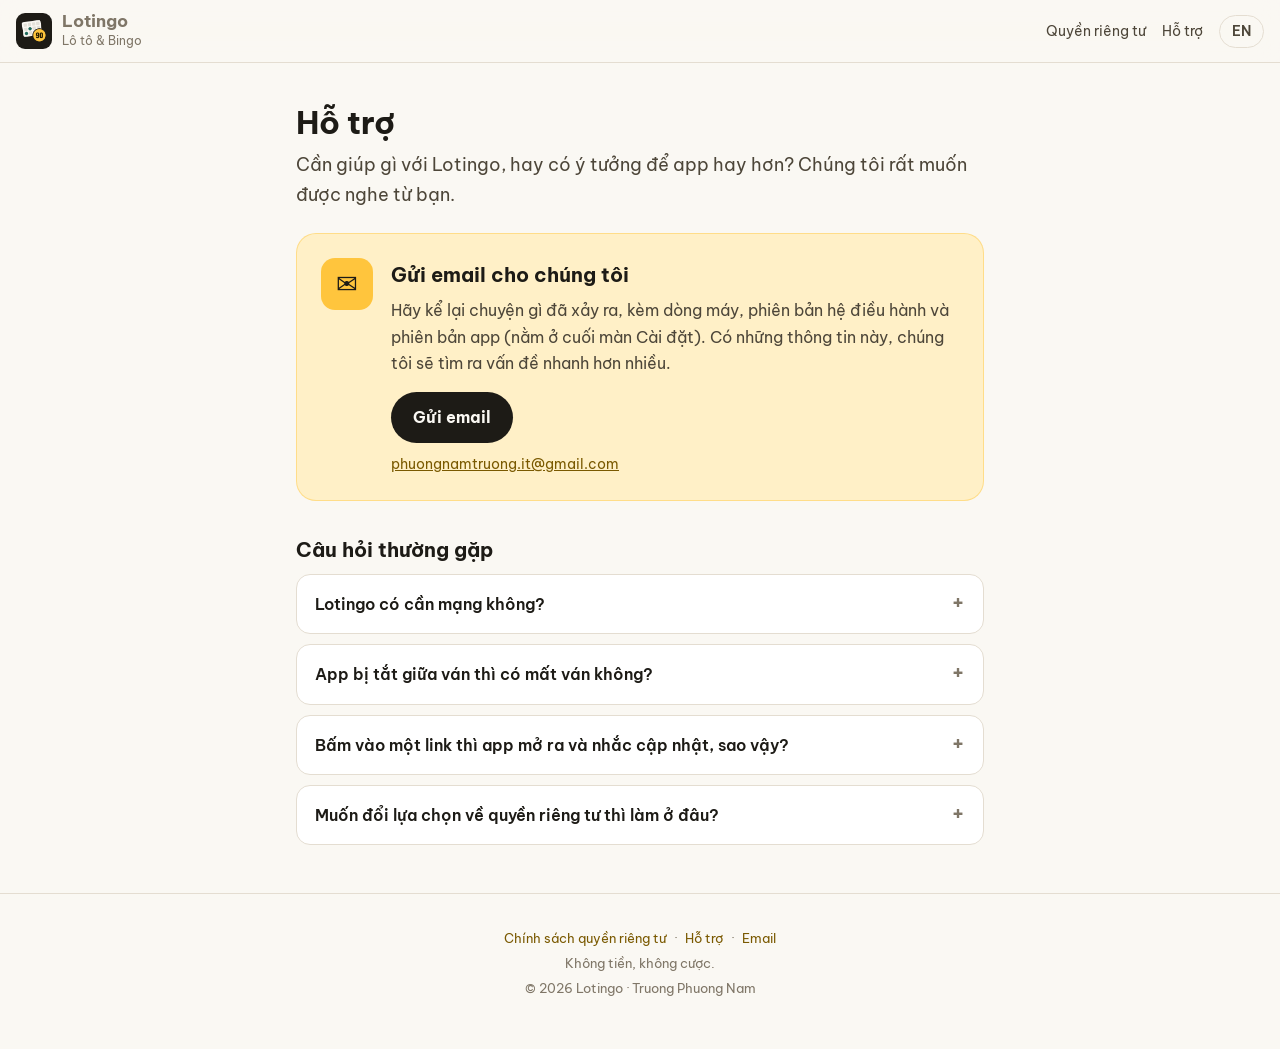
<file: vi/support/index.html>
<!doctype html>
<html lang="vi">
<head>
<meta charset="utf-8">
<meta name="viewport" content="width=device-width, initial-scale=1">
<title>Hỗ trợ · Lotingo</title>
<link rel="canonical" href="https://nanoko.app/lotingo/vi/support/">
<meta name="description" content="Trợ giúp về Lotingo.">
<meta name="theme-color" content="#faf8f3">
<meta property="og:type" content="website">
<meta property="og:title" content="Hỗ trợ · Lotingo">
<meta property="og:description" content="Trợ giúp về Lotingo.">
<meta property="og:image" content="https://lotingo-app.github.io/og-image.png">
<meta property="og:url" content="https://lotingo-app.github.io/vi/support/">
<link rel="alternate" hreflang="en" href="https://lotingo-app.github.io/support/">
<link rel="alternate" hreflang="vi" href="https://lotingo-app.github.io/vi/support/">
<link rel="icon" type="image/png" href="../../app-icon.png">
<link rel="apple-touch-icon" href="../../app-icon.png">
<link rel="preconnect" href="https://fonts.googleapis.com">
<link rel="preconnect" href="https://fonts.gstatic.com" crossorigin>
<link rel="stylesheet" href="https://fonts.googleapis.com/css2?family=Be+Vietnam+Pro:wght@400;600;700;800&family=Sofia+Sans+Extra+Condensed:wght@900&display=swap">
<link rel="stylesheet" href="../../style.css">
</head>
<body>
<header class="header">
<a class="brand" href="../../vi/"><img src="../../app-icon.png" alt="" width="36" height="36"><span><strong>Lotingo</strong><span>Lô tô &amp; Bingo</span></span></a>
<nav class="nav"><a class="hide-sm" href="../../vi/privacy/">Quyền riêng tư</a><a class="hide-sm" href="../../vi/support/">Hỗ trợ</a><a class="lang" href="../../support/" hreflang="en" lang="en">EN</a></nav>
</header>
<main class="page">
<h1>Hỗ trợ</h1>
<p class="intro">Cần giúp gì với Lotingo, hay có ý tưởng để app hay hơn? Chúng tôi rất muốn được nghe từ bạn.</p>
<div class="contact">
<div class="contact-icon" aria-hidden="true">✉️</div>
<div class="contact-text">
<h2>Gửi email cho chúng tôi</h2>
<p>Hãy kể lại chuyện gì đã xảy ra, kèm dòng máy, phiên bản hệ điều hành và phiên bản app (nằm ở cuối màn Cài đặt). Có những thông tin này, chúng tôi sẽ tìm ra vấn đề nhanh hơn nhiều.</p>
<a class="button" href="mailto:phuongnamtruong.it@gmail.com?subject=Lotingo">Gửi email</a>
<p class="contact-mail"><a href="mailto:phuongnamtruong.it@gmail.com">phuongnamtruong.it@gmail.com</a></p>
</div>
</div>
<h2>Câu hỏi thường gặp</h2>
<div class="faqs">
<details class="faq">
<summary>Lotingo có cần mạng không?</summary>
<p>Không. Lotingo không yêu cầu mạng, mọi phần từ kêu số đến dò Kinh đều chạy ngay trên điện thoại. App chỉ dùng mạng để tải quảng cáo, gửi báo lỗi và thống kê sử dụng, và khi không có mạng thì app bỏ qua những việc đó.</p>
</details>
<details class="faq">
<summary>App bị tắt giữa ván thì có mất ván không?</summary>
<p>Không mất. Mở lại Lotingo là ván chơi tiếp đúng chỗ đã dừng, với đầy đủ những số đã kêu.</p>
</details>
<details class="faq">
<summary>Bấm vào một link thì app mở ra và nhắc cập nhật, sao vậy?</summary>
<p>Link đó được tạo cho phiên bản Lotingo mới hơn bản đang có trên máy bạn. Bạn cập nhật app trên Google Play hoặc App Store rồi bấm lại link là được.</p>
</details>
<details class="faq">
<summary>Muốn đổi lựa chọn về quyền riêng tư thì làm ở đâu?</summary>
<p><a href="../../vi/privacy/">Chính sách quyền riêng tư</a> có giải thích app thu thập gì và bạn đổi từng lựa chọn ở đâu.</p>
</details>
</div>
</main>
<footer class="footer">
<div class="links"><a href="../../vi/privacy/">Chính sách quyền riêng tư</a>·<a href="../../vi/support/">Hỗ trợ</a>·<a href="mailto:phuongnamtruong.it@gmail.com">Email</a></div>
Không tiền, không cược.<br>© 2026 Lotingo · Truong Phuong Nam
</footer>
<script>
document.querySelector(".nav .lang").addEventListener("click", function (e) {
  try { localStorage.setItem("lotingo-lang", e.currentTarget.getAttribute("hreflang")); } catch (err) {}
});
</script>
</body>
</html>
</file>
<file: style.css>
/* Colours and fonts follow the app's design tokens (ui.designsystem). */
:root {
  --bg: #faf8f3;
  --surface: #ffffff;
  --surface-low: #f5f2eb;
  --ink: #1d1b16;
  --ink-2: #4d4639;
  --muted: #7f7667;
  --line: #e4ddd1;
  --gold: #ffc53d;
  --on-gold: #241a00;
  --gold-soft: #fff0c7;
  --gold-ink: #7a5900;
  --teal: #1f6a5c;
  --link: #7a5900;
  color-scheme: light dark;
}

@media (prefers-color-scheme: dark) {
  :root {
    --bg: #15130e;
    --surface: #1d1b16;
    --surface-low: #211f1a;
    --ink: #e9e2d6;
    --ink-2: #d0c5b4;
    --muted: #9a907f;
    --line: #3a3630;
    --gold-soft: #4a3700;
    --gold-ink: #ffdea0;
    --teal: #8dd4c3;
    --link: #ffc53d;
  }
}

* { box-sizing: border-box; margin: 0; padding: 0; }

body {
  background: var(--bg);
  color: var(--ink);
  font: 16px/1.65 "Be Vietnam Pro", system-ui, -apple-system, "Segoe UI", Roboto, sans-serif;
  -webkit-font-smoothing: antialiased;
}

a { color: var(--link); }

/* Header */
.header {
  position: sticky;
  top: 0;
  z-index: 10;
  display: flex;
  align-items: center;
  gap: 12px;
  padding: 12px 16px;
  background: color-mix(in srgb, var(--bg) 88%, transparent);
  backdrop-filter: saturate(180%) blur(12px);
  -webkit-backdrop-filter: saturate(180%) blur(12px);
  border-bottom: 1px solid var(--line);
}
.brand { display: flex; align-items: center; gap: 10px; color: var(--ink); text-decoration: none; margin-right: auto; }
.brand img { width: 36px; height: 36px; border-radius: 9px; }
.brand strong { display: block; font-size: 17px; line-height: 1.1; }
.brand span { display: block; font-size: 12px; color: var(--muted); }
.nav { display: flex; align-items: center; gap: 16px; font-size: 14px; }
.nav a { color: var(--ink-2); text-decoration: none; }
.nav a:hover { color: var(--ink); }
.nav .lang {
  border: 1px solid var(--line);
  border-radius: 999px;
  padding: 4px 12px;
  font-weight: 600;
}

/* Hero. Stays gold in both themes, like the store art. */
.hero-band { background: radial-gradient(ellipse at 70% 40%, color-mix(in srgb, var(--gold) 82%, #fff) 0%, var(--gold) 62%); color: var(--on-gold); overflow: hidden; }
.hero { max-width: 1120px; margin: 0 auto; padding: 56px 16px; display: grid; grid-template-columns: minmax(0, 1.1fr) minmax(0, 1fr); gap: 32px; align-items: center; }
.pill {
  display: inline-block;
  margin-bottom: 20px;
  padding: 6px 14px;
  border-radius: 999px;
  background: var(--on-gold);
  color: var(--gold);
  font-size: 13px;
  font-weight: 600;
}
.hero h1 { font-size: 44px; line-height: 1.3; letter-spacing: -0.02em; font-weight: 800; margin-bottom: 18px; }
.hero h1 .accent {
  background: var(--on-gold);
  border-radius: 6px;
  color: var(--gold);
  padding: 0 6px;
  -webkit-box-decoration-break: clone;
  box-decoration-break: clone;
}
.lead { margin-bottom: 28px; font-size: 17px; }
.hero .badges { justify-content: flex-start; }

/* Sheets as the app draws them, with a drawn token */
.hero-art { position: relative; aspect-ratio: 1 / 1; }
.hero-art img { position: absolute; height: auto; filter: drop-shadow(0 10px 18px rgba(29, 27, 22, .35)); }
.hero-art .a1 { width: 46%; right: 3%; top: 0; transform: rotate(7deg); }
.hero-art .a2 { width: 46%; right: 0; top: 50%; transform: rotate(8deg); }
.hero-art .a3 { width: 52%; left: 7%; top: 2%; transform: rotate(-6deg); }
.token {
  position: absolute;
  left: 0;
  bottom: 2%;
  width: 24%;
  aspect-ratio: 1;
  border-radius: 50%;
  display: grid;
  place-items: center;
  font: 900 clamp(32px, 6vw, 60px)/1 "Sofia Sans Extra Condensed", "Be Vietnam Pro", sans-serif;
  background: var(--gold);
  color: var(--on-gold);
  border: 4px solid color-mix(in srgb, var(--gold) 55%, #fff);
  box-shadow: 0 8px 18px rgba(29, 27, 22, .3);
}

/* A fan of sheets, cut off at the bottom so the head and the first rows show */
.strip { display: flex; justify-content: center; margin-top: 40px; height: 280px; overflow: hidden; -webkit-mask-image: linear-gradient(#000 75%, transparent); mask-image: linear-gradient(#000 75%, transparent); }
.strip img { flex: 0 1 200px; min-width: 0; width: 200px; height: auto; align-self: flex-start; margin: 12px -6px 0; }
.strip img:nth-child(odd) { transform: rotate(-3deg); }
.strip img:nth-child(even) { transform: rotate(3deg); }

.how { display: grid; grid-template-columns: 240px minmax(0, 1fr); gap: 40px; align-items: center; max-width: 820px; margin: 0 auto; }
.how-art { width: 100%; height: auto; transform: rotate(-3deg); filter: drop-shadow(0 8px 14px rgba(29, 27, 22, .25)); }
.how .steps { grid-template-columns: 1fr; }

/* Official store badges, shown at the same visible height. The Google Play PNG carries
   41px of transparent padding around a 564 x 168 badge, so it is scaled up and the padding
   is cancelled with a negative margin. */
.badges { display: flex; flex-wrap: wrap; justify-content: center; align-items: center; gap: 16px; }
.badge { display: block; line-height: 0; transition: transform .15s ease; }
.badge:hover { transform: translateY(-2px); }
.badge img { display: block; height: 48px; width: auto; }
.badge.play img { height: 71.43px; margin: -11.71px; }

/* Sections */
.section { max-width: 1000px; margin: 0 auto; padding: 48px 16px; }
.section h2 { text-align: center; font-size: 30px; line-height: 1.2; font-weight: 800; letter-spacing: -0.01em; margin-bottom: 10px; }
.section .sub { text-align: center; max-width: 580px; margin: 0 auto 32px; color: var(--muted); }
.band { background: var(--surface-low); border-top: 1px solid var(--line); border-bottom: 1px solid var(--line); }

.grid { display: grid; grid-template-columns: repeat(auto-fit, minmax(260px, 1fr)); gap: 16px; }
.card { background: var(--surface); border: 1px solid var(--line); border-radius: 16px; padding: 22px; }
.card .icon {
  width: 44px;
  height: 44px;
  border-radius: 12px;
  background: var(--gold-soft);
  display: grid;
  place-items: center;
  font-size: 22px;
  margin-bottom: 14px;
}
.card h3 { font-size: 16px; margin-bottom: 6px; }
.card p { font-size: 14px; color: var(--ink-2); line-height: 1.6; }

.steps { counter-reset: step; display: grid; grid-template-columns: repeat(auto-fit, minmax(220px, 1fr)); gap: 24px; }
.steps li { list-style: none; counter-increment: step; }
.steps li::before {
  content: counter(step);
  display: grid;
  place-items: center;
  width: 40px;
  height: 40px;
  border-radius: 50%;
  margin-bottom: 12px;
  background: var(--gold);
  color: var(--on-gold);
  font: 900 24px/1 "Sofia Sans Extra Condensed", sans-serif;
}
.steps h3 { font-size: 16px; margin-bottom: 6px; }
.steps p { font-size: 14px; color: var(--ink-2); }

.checks { max-width: 620px; margin: 0 auto; display: grid; gap: 12px; }
.checks li {
  list-style: none;
  display: flex;
  gap: 12px;
  padding: 14px 18px;
  background: var(--surface);
  border: 1px solid var(--line);
  border-radius: 12px;
  font-size: 15px;
  color: var(--ink-2);
}
.checks li::before { content: "✓"; color: var(--teal); font-weight: 800; }

.cta {
  max-width: 960px;
  margin: 24px auto 64px;
  padding: 48px 24px;
  border-radius: 24px;
  text-align: center;
  background: #1d1b16;
  color: #f5f0e7;
}
.cta h2 { font-size: 28px; font-weight: 800; margin-bottom: 10px; }
.cta p { color: #cdc6b9; margin-bottom: 26px; }

/* Text pages (privacy, support) */
.page { max-width: 720px; margin: 0 auto; padding: 16px 16px 48px; }
.page h1 { font-size: 32px; line-height: 1.2; margin: 24px 0 8px; }
.page h2 { font-size: 20px; margin: 32px 0 8px; }
.page p, .page ul { margin-bottom: 12px; }
.page ul { padding-left: 22px; }
.muted { color: var(--muted); }

/* Footer */
.footer { padding: 32px 16px 48px; border-top: 1px solid var(--line); text-align: center; color: var(--muted); font-size: 13px; line-height: 1.9; }
.footer .links a { margin: 0 8px; text-decoration: none; }

@media (max-width: 820px) {
  .hero { grid-template-columns: minmax(0, 1fr); padding: 40px 16px; }
  .hero-art { width: 100%; max-width: 420px; margin: 0 auto; }
  .how { grid-template-columns: minmax(0, 1fr); }
  .how-art { width: 180px; margin: 0 auto; }
  .strip { height: 190px; }
}

@media (max-width: 560px) {
  .hero h1 { font-size: 32px; }
  .strip img:nth-child(4), .strip img:nth-child(5) { display: none; }
  .lead { font-size: 16px; }
  .section h2 { font-size: 24px; }
  .nav { gap: 12px; }
  .nav .hide-sm { display: none; }
}

.section h2 + .grid, .section h2 + .checks { margin-top: 28px; }

/* Support page */
.intro { font-size: 18px; color: var(--ink-2); }
.contact {
  display: flex;
  gap: 18px;
  align-items: flex-start;
  margin: 24px 0 8px;
  padding: 24px;
  border-radius: 20px;
  background: var(--gold-soft);
  border: 1px solid color-mix(in srgb, var(--gold) 45%, transparent);
}
.contact-icon {
  flex: 0 0 auto;
  width: 52px;
  height: 52px;
  border-radius: 14px;
  display: grid;
  place-items: center;
  font-size: 26px;
  background: var(--gold);
}
.page .contact h2 { margin: 0 0 6px; font-size: 20px; }
.page .contact p { color: var(--ink-2); margin-bottom: 16px; }
.button {
  display: inline-block;
  padding: 12px 22px;
  border-radius: 999px;
  background: var(--ink);
  color: var(--bg);
  font-weight: 700;
  text-decoration: none;
}
.button:hover { opacity: .9; }
.page .contact .contact-mail { margin: 10px 0 0; font-size: 14px; }
.faqs { display: grid; gap: 10px; }
.faq { background: var(--surface); border: 1px solid var(--line); border-radius: 14px; }
.faq summary {
  list-style: none;
  cursor: pointer;
  display: flex;
  justify-content: space-between;
  gap: 16px;
  padding: 16px 18px;
  font-weight: 600;
}
.faq summary::-webkit-details-marker { display: none; }
.faq summary::after { content: "+"; display: inline-block; font-size: 22px; line-height: 1; color: var(--muted); transition: transform .2s ease; }
.faq[open] summary::after { transform: rotate(45deg); }
.page .faq p { margin: 0; padding: 0 18px 16px; color: var(--ink-2); }

@media (max-width: 560px) {
  .contact { flex-direction: column; padding: 20px; }
}
</file>
